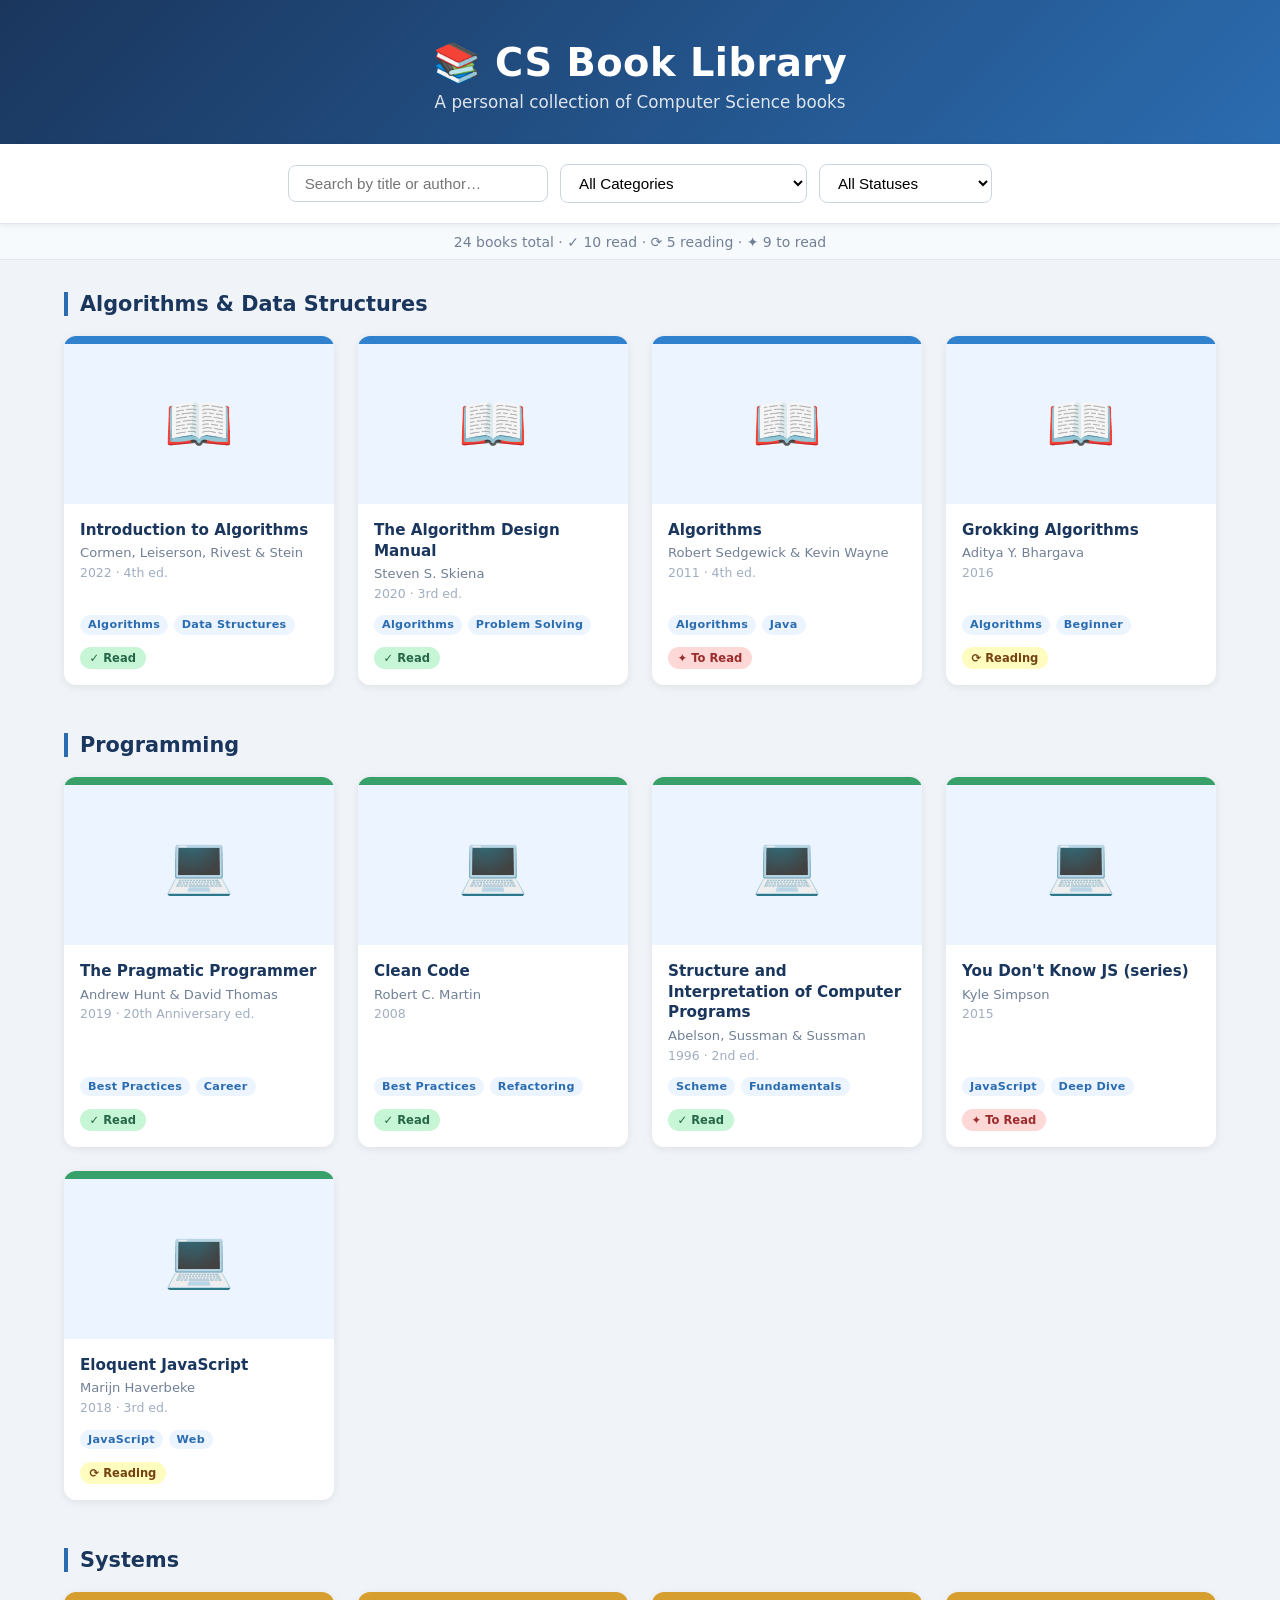
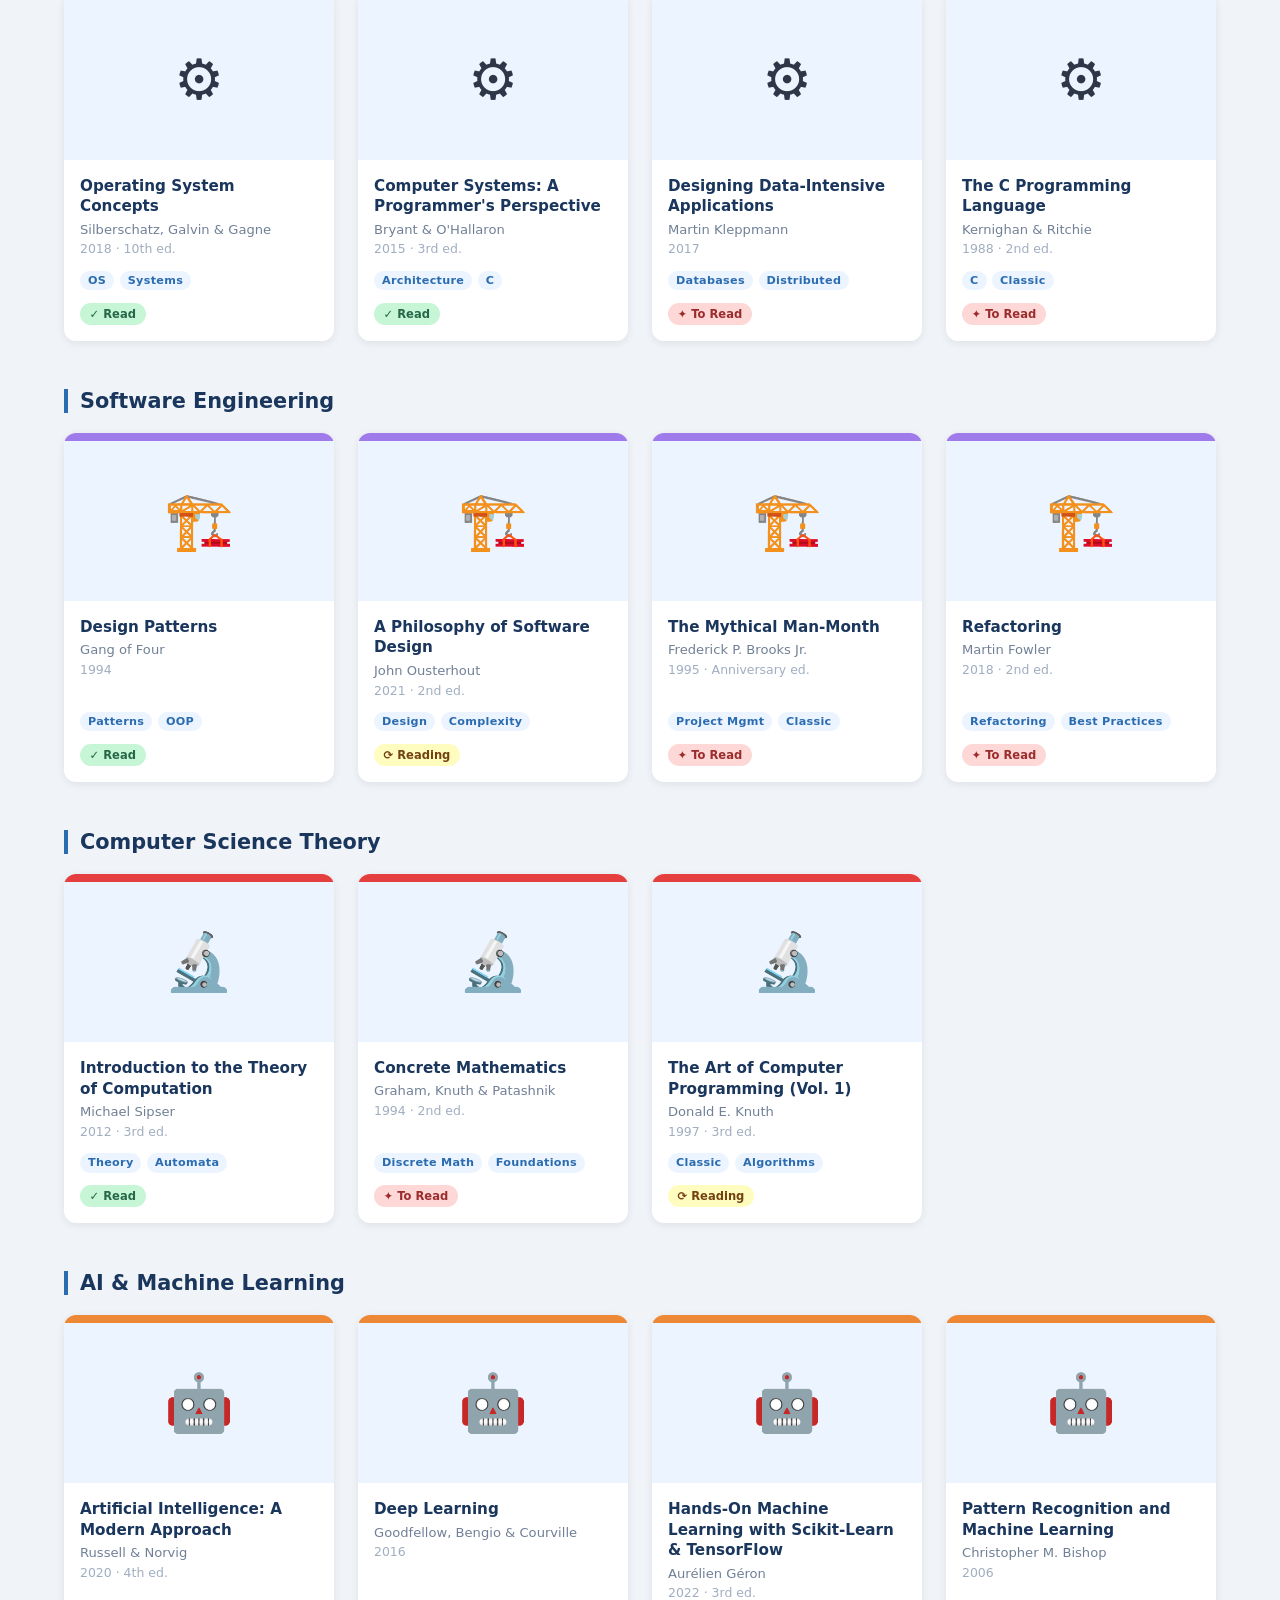
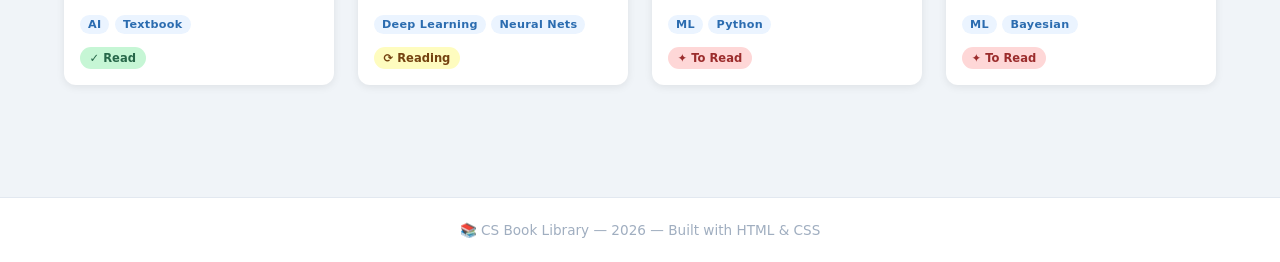
<file: index.html>
<!DOCTYPE html>
<html lang="en">
<head>
  <meta charset="UTF-8" />
  <meta name="viewport" content="width=device-width, initial-scale=1.0" />
  <title>CS Book Library</title>
  <link rel="stylesheet" href="styles.css" />
</head>
<body>

  <!-- ===== Header ===== -->
  <header>
    <h1>📚 CS Book Library</h1>
    <p class="subtitle">A personal collection of Computer Science books</p>
  </header>

  <!-- ===== Controls ===== -->
  <div class="controls">
    <input type="search" id="search" placeholder="Search by title or author…" aria-label="Search books" />
    <select id="filter-category" aria-label="Filter by category">
      <option value="">All Categories</option>
      <option value="Algorithms &amp; Data Structures">Algorithms &amp; Data Structures</option>
      <option value="Programming">Programming</option>
      <option value="Systems">Systems</option>
      <option value="Software Engineering">Software Engineering</option>
      <option value="Computer Science Theory">Computer Science Theory</option>
      <option value="AI &amp; Machine Learning">AI &amp; Machine Learning</option>
    </select>
    <select id="filter-status" aria-label="Filter by reading status">
      <option value="">All Statuses</option>
      <option value="read">Read</option>
      <option value="reading">Currently Reading</option>
      <option value="to-read">To Read</option>
    </select>
  </div>

  <!-- ===== Stats ===== -->
  <div class="stats-bar" id="stats"></div>

  <!-- ===== Main Content ===== -->
  <main id="library">

    <!-- Algorithms & Data Structures -->
    <section class="category" data-category="Algorithms &amp; Data Structures">
      <h2 class="category-title">Algorithms &amp; Data Structures</h2>
      <div class="book-grid">

        <div class="book-card" data-category="Algorithms &amp; Data Structures" data-status="read">
          <div class="spine" style="background:#3182ce;"></div>
          <div class="book-cover">📖</div>
          <div class="book-body">
            <div class="book-title">Introduction to Algorithms</div>
            <div class="book-author">Cormen, Leiserson, Rivest &amp; Stein</div>
            <div class="book-year">2022 · 4th ed.</div>
            <div class="book-tags">
              <span class="tag">Algorithms</span>
              <span class="tag">Data Structures</span>
            </div>
            <span class="status read">✓ Read</span>
          </div>
        </div>

        <div class="book-card" data-category="Algorithms &amp; Data Structures" data-status="read">
          <div class="spine" style="background:#3182ce;"></div>
          <div class="book-cover">📖</div>
          <div class="book-body">
            <div class="book-title">The Algorithm Design Manual</div>
            <div class="book-author">Steven S. Skiena</div>
            <div class="book-year">2020 · 3rd ed.</div>
            <div class="book-tags">
              <span class="tag">Algorithms</span>
              <span class="tag">Problem Solving</span>
            </div>
            <span class="status read">✓ Read</span>
          </div>
        </div>

        <div class="book-card" data-category="Algorithms &amp; Data Structures" data-status="to-read">
          <div class="spine" style="background:#3182ce;"></div>
          <div class="book-cover">📖</div>
          <div class="book-body">
            <div class="book-title">Algorithms</div>
            <div class="book-author">Robert Sedgewick &amp; Kevin Wayne</div>
            <div class="book-year">2011 · 4th ed.</div>
            <div class="book-tags">
              <span class="tag">Algorithms</span>
              <span class="tag">Java</span>
            </div>
            <span class="status to-read">✦ To Read</span>
          </div>
        </div>

        <div class="book-card" data-category="Algorithms &amp; Data Structures" data-status="reading">
          <div class="spine" style="background:#3182ce;"></div>
          <div class="book-cover">📖</div>
          <div class="book-body">
            <div class="book-title">Grokking Algorithms</div>
            <div class="book-author">Aditya Y. Bhargava</div>
            <div class="book-year">2016</div>
            <div class="book-tags">
              <span class="tag">Algorithms</span>
              <span class="tag">Beginner</span>
            </div>
            <span class="status reading">⟳ Reading</span>
          </div>
        </div>

      </div>
    </section>

    <!-- Programming -->
    <section class="category" data-category="Programming">
      <h2 class="category-title">Programming</h2>
      <div class="book-grid">

        <div class="book-card" data-category="Programming" data-status="read">
          <div class="spine" style="background:#38a169;"></div>
          <div class="book-cover">💻</div>
          <div class="book-body">
            <div class="book-title">The Pragmatic Programmer</div>
            <div class="book-author">Andrew Hunt &amp; David Thomas</div>
            <div class="book-year">2019 · 20th Anniversary ed.</div>
            <div class="book-tags">
              <span class="tag">Best Practices</span>
              <span class="tag">Career</span>
            </div>
            <span class="status read">✓ Read</span>
          </div>
        </div>

        <div class="book-card" data-category="Programming" data-status="read">
          <div class="spine" style="background:#38a169;"></div>
          <div class="book-cover">💻</div>
          <div class="book-body">
            <div class="book-title">Clean Code</div>
            <div class="book-author">Robert C. Martin</div>
            <div class="book-year">2008</div>
            <div class="book-tags">
              <span class="tag">Best Practices</span>
              <span class="tag">Refactoring</span>
            </div>
            <span class="status read">✓ Read</span>
          </div>
        </div>

        <div class="book-card" data-category="Programming" data-status="read">
          <div class="spine" style="background:#38a169;"></div>
          <div class="book-cover">💻</div>
          <div class="book-body">
            <div class="book-title">Structure and Interpretation of Computer Programs</div>
            <div class="book-author">Abelson, Sussman &amp; Sussman</div>
            <div class="book-year">1996 · 2nd ed.</div>
            <div class="book-tags">
              <span class="tag">Scheme</span>
              <span class="tag">Fundamentals</span>
            </div>
            <span class="status read">✓ Read</span>
          </div>
        </div>

        <div class="book-card" data-category="Programming" data-status="to-read">
          <div class="spine" style="background:#38a169;"></div>
          <div class="book-cover">💻</div>
          <div class="book-body">
            <div class="book-title">You Don't Know JS (series)</div>
            <div class="book-author">Kyle Simpson</div>
            <div class="book-year">2015</div>
            <div class="book-tags">
              <span class="tag">JavaScript</span>
              <span class="tag">Deep Dive</span>
            </div>
            <span class="status to-read">✦ To Read</span>
          </div>
        </div>

        <div class="book-card" data-category="Programming" data-status="reading">
          <div class="spine" style="background:#38a169;"></div>
          <div class="book-cover">💻</div>
          <div class="book-body">
            <div class="book-title">Eloquent JavaScript</div>
            <div class="book-author">Marijn Haverbeke</div>
            <div class="book-year">2018 · 3rd ed.</div>
            <div class="book-tags">
              <span class="tag">JavaScript</span>
              <span class="tag">Web</span>
            </div>
            <span class="status reading">⟳ Reading</span>
          </div>
        </div>

      </div>
    </section>

    <!-- Systems -->
    <section class="category" data-category="Systems">
      <h2 class="category-title">Systems</h2>
      <div class="book-grid">

        <div class="book-card" data-category="Systems" data-status="read">
          <div class="spine" style="background:#d69e2e;"></div>
          <div class="book-cover">⚙️</div>
          <div class="book-body">
            <div class="book-title">Operating System Concepts</div>
            <div class="book-author">Silberschatz, Galvin &amp; Gagne</div>
            <div class="book-year">2018 · 10th ed.</div>
            <div class="book-tags">
              <span class="tag">OS</span>
              <span class="tag">Systems</span>
            </div>
            <span class="status read">✓ Read</span>
          </div>
        </div>

        <div class="book-card" data-category="Systems" data-status="read">
          <div class="spine" style="background:#d69e2e;"></div>
          <div class="book-cover">⚙️</div>
          <div class="book-body">
            <div class="book-title">Computer Systems: A Programmer's Perspective</div>
            <div class="book-author">Bryant &amp; O'Hallaron</div>
            <div class="book-year">2015 · 3rd ed.</div>
            <div class="book-tags">
              <span class="tag">Architecture</span>
              <span class="tag">C</span>
            </div>
            <span class="status read">✓ Read</span>
          </div>
        </div>

        <div class="book-card" data-category="Systems" data-status="to-read">
          <div class="spine" style="background:#d69e2e;"></div>
          <div class="book-cover">⚙️</div>
          <div class="book-body">
            <div class="book-title">Designing Data-Intensive Applications</div>
            <div class="book-author">Martin Kleppmann</div>
            <div class="book-year">2017</div>
            <div class="book-tags">
              <span class="tag">Databases</span>
              <span class="tag">Distributed</span>
            </div>
            <span class="status to-read">✦ To Read</span>
          </div>
        </div>

        <div class="book-card" data-category="Systems" data-status="to-read">
          <div class="spine" style="background:#d69e2e;"></div>
          <div class="book-cover">⚙️</div>
          <div class="book-body">
            <div class="book-title">The C Programming Language</div>
            <div class="book-author">Kernighan &amp; Ritchie</div>
            <div class="book-year">1988 · 2nd ed.</div>
            <div class="book-tags">
              <span class="tag">C</span>
              <span class="tag">Classic</span>
            </div>
            <span class="status to-read">✦ To Read</span>
          </div>
        </div>

      </div>
    </section>

    <!-- Software Engineering -->
    <section class="category" data-category="Software Engineering">
      <h2 class="category-title">Software Engineering</h2>
      <div class="book-grid">

        <div class="book-card" data-category="Software Engineering" data-status="read">
          <div class="spine" style="background:#9f7aea;"></div>
          <div class="book-cover">🏗️</div>
          <div class="book-body">
            <div class="book-title">Design Patterns</div>
            <div class="book-author">Gang of Four</div>
            <div class="book-year">1994</div>
            <div class="book-tags">
              <span class="tag">Patterns</span>
              <span class="tag">OOP</span>
            </div>
            <span class="status read">✓ Read</span>
          </div>
        </div>

        <div class="book-card" data-category="Software Engineering" data-status="reading">
          <div class="spine" style="background:#9f7aea;"></div>
          <div class="book-cover">🏗️</div>
          <div class="book-body">
            <div class="book-title">A Philosophy of Software Design</div>
            <div class="book-author">John Ousterhout</div>
            <div class="book-year">2021 · 2nd ed.</div>
            <div class="book-tags">
              <span class="tag">Design</span>
              <span class="tag">Complexity</span>
            </div>
            <span class="status reading">⟳ Reading</span>
          </div>
        </div>

        <div class="book-card" data-category="Software Engineering" data-status="to-read">
          <div class="spine" style="background:#9f7aea;"></div>
          <div class="book-cover">🏗️</div>
          <div class="book-body">
            <div class="book-title">The Mythical Man-Month</div>
            <div class="book-author">Frederick P. Brooks Jr.</div>
            <div class="book-year">1995 · Anniversary ed.</div>
            <div class="book-tags">
              <span class="tag">Project Mgmt</span>
              <span class="tag">Classic</span>
            </div>
            <span class="status to-read">✦ To Read</span>
          </div>
        </div>

        <div class="book-card" data-category="Software Engineering" data-status="to-read">
          <div class="spine" style="background:#9f7aea;"></div>
          <div class="book-cover">🏗️</div>
          <div class="book-body">
            <div class="book-title">Refactoring</div>
            <div class="book-author">Martin Fowler</div>
            <div class="book-year">2018 · 2nd ed.</div>
            <div class="book-tags">
              <span class="tag">Refactoring</span>
              <span class="tag">Best Practices</span>
            </div>
            <span class="status to-read">✦ To Read</span>
          </div>
        </div>

      </div>
    </section>

    <!-- Computer Science Theory -->
    <section class="category" data-category="Computer Science Theory">
      <h2 class="category-title">Computer Science Theory</h2>
      <div class="book-grid">

        <div class="book-card" data-category="Computer Science Theory" data-status="read">
          <div class="spine" style="background:#e53e3e;"></div>
          <div class="book-cover">🔬</div>
          <div class="book-body">
            <div class="book-title">Introduction to the Theory of Computation</div>
            <div class="book-author">Michael Sipser</div>
            <div class="book-year">2012 · 3rd ed.</div>
            <div class="book-tags">
              <span class="tag">Theory</span>
              <span class="tag">Automata</span>
            </div>
            <span class="status read">✓ Read</span>
          </div>
        </div>

        <div class="book-card" data-category="Computer Science Theory" data-status="to-read">
          <div class="spine" style="background:#e53e3e;"></div>
          <div class="book-cover">🔬</div>
          <div class="book-body">
            <div class="book-title">Concrete Mathematics</div>
            <div class="book-author">Graham, Knuth &amp; Patashnik</div>
            <div class="book-year">1994 · 2nd ed.</div>
            <div class="book-tags">
              <span class="tag">Discrete Math</span>
              <span class="tag">Foundations</span>
            </div>
            <span class="status to-read">✦ To Read</span>
          </div>
        </div>

        <div class="book-card" data-category="Computer Science Theory" data-status="reading">
          <div class="spine" style="background:#e53e3e;"></div>
          <div class="book-cover">🔬</div>
          <div class="book-body">
            <div class="book-title">The Art of Computer Programming (Vol. 1)</div>
            <div class="book-author">Donald E. Knuth</div>
            <div class="book-year">1997 · 3rd ed.</div>
            <div class="book-tags">
              <span class="tag">Classic</span>
              <span class="tag">Algorithms</span>
            </div>
            <span class="status reading">⟳ Reading</span>
          </div>
        </div>

      </div>
    </section>

    <!-- AI & Machine Learning -->
    <section class="category" data-category="AI &amp; Machine Learning">
      <h2 class="category-title">AI &amp; Machine Learning</h2>
      <div class="book-grid">

        <div class="book-card" data-category="AI &amp; Machine Learning" data-status="read">
          <div class="spine" style="background:#ed8936;"></div>
          <div class="book-cover">🤖</div>
          <div class="book-body">
            <div class="book-title">Artificial Intelligence: A Modern Approach</div>
            <div class="book-author">Russell &amp; Norvig</div>
            <div class="book-year">2020 · 4th ed.</div>
            <div class="book-tags">
              <span class="tag">AI</span>
              <span class="tag">Textbook</span>
            </div>
            <span class="status read">✓ Read</span>
          </div>
        </div>

        <div class="book-card" data-category="AI &amp; Machine Learning" data-status="reading">
          <div class="spine" style="background:#ed8936;"></div>
          <div class="book-cover">🤖</div>
          <div class="book-body">
            <div class="book-title">Deep Learning</div>
            <div class="book-author">Goodfellow, Bengio &amp; Courville</div>
            <div class="book-year">2016</div>
            <div class="book-tags">
              <span class="tag">Deep Learning</span>
              <span class="tag">Neural Nets</span>
            </div>
            <span class="status reading">⟳ Reading</span>
          </div>
        </div>

        <div class="book-card" data-category="AI &amp; Machine Learning" data-status="to-read">
          <div class="spine" style="background:#ed8936;"></div>
          <div class="book-cover">🤖</div>
          <div class="book-body">
            <div class="book-title">Hands-On Machine Learning with Scikit-Learn &amp; TensorFlow</div>
            <div class="book-author">Aurélien Géron</div>
            <div class="book-year">2022 · 3rd ed.</div>
            <div class="book-tags">
              <span class="tag">ML</span>
              <span class="tag">Python</span>
            </div>
            <span class="status to-read">✦ To Read</span>
          </div>
        </div>

        <div class="book-card" data-category="AI &amp; Machine Learning" data-status="to-read">
          <div class="spine" style="background:#ed8936;"></div>
          <div class="book-cover">🤖</div>
          <div class="book-body">
            <div class="book-title">Pattern Recognition and Machine Learning</div>
            <div class="book-author">Christopher M. Bishop</div>
            <div class="book-year">2006</div>
            <div class="book-tags">
              <span class="tag">ML</span>
              <span class="tag">Bayesian</span>
            </div>
            <span class="status to-read">✦ To Read</span>
          </div>
        </div>

      </div>
    </section>

    <!-- No results message -->
    <p id="no-results">No books found matching your search.</p>

  </main>

  <!-- ===== Footer ===== -->
  <footer>
    <p>📚 CS Book Library &mdash; <span id="footer-year"></span> &mdash; Built with HTML &amp; CSS</p>
  </footer>

  <!-- ===== JavaScript (filtering / search) ===== -->
  <script>
    const searchInput      = document.getElementById('search');
    const filterCategory   = document.getElementById('filter-category');
    const filterStatus     = document.getElementById('filter-status');
    const statsBar         = document.getElementById('stats');
    const noResults        = document.getElementById('no-results');
    const allCards         = Array.from(document.querySelectorAll('.book-card'));
    const allSections      = Array.from(document.querySelectorAll('.category'));

    // Footer year
    document.getElementById('footer-year').textContent = new Date().getFullYear();

    function updateStats() {
      const total   = allCards.length;
      const read    = allCards.filter(c => c.dataset.status === 'read').length;
      const reading = allCards.filter(c => c.dataset.status === 'reading').length;
      const toRead  = allCards.filter(c => c.dataset.status === 'to-read').length;
      statsBar.textContent =
        `${total} books total · ✓ ${read} read · ⟳ ${reading} reading · ✦ ${toRead} to read`;
    }

    function filterBooks() {
      const query    = searchInput.value.toLowerCase().trim();
      const category = filterCategory.value;
      const status   = filterStatus.value;

      let visibleCount = 0;

      allCards.forEach(card => {
        const title  = card.querySelector('.book-title').textContent.toLowerCase();
        const author = card.querySelector('.book-author').textContent.toLowerCase();
        const matchesSearch   = !query    || title.includes(query) || author.includes(query);
        const matchesCategory = !category || card.dataset.category === category;
        const matchesStatus   = !status   || card.dataset.status   === status;

        const visible = matchesSearch && matchesCategory && matchesStatus;
        card.style.display = visible ? '' : 'none';
        if (visible) visibleCount++;
      });

      // Show/hide entire sections based on whether they have visible cards
      allSections.forEach(section => {
        const sectionCategory = section.dataset.category;
        const hasVisible = Array.from(section.querySelectorAll('.book-card'))
          .some(c => c.style.display !== 'none');
        section.style.display = hasVisible ? '' : 'none';
      });

      noResults.style.display = visibleCount === 0 ? 'block' : 'none';
    }

    searchInput.addEventListener('input', filterBooks);
    filterCategory.addEventListener('change', filterBooks);
    filterStatus.addEventListener('change', filterBooks);

    updateStats();
  </script>

</body>
</html>
</file>
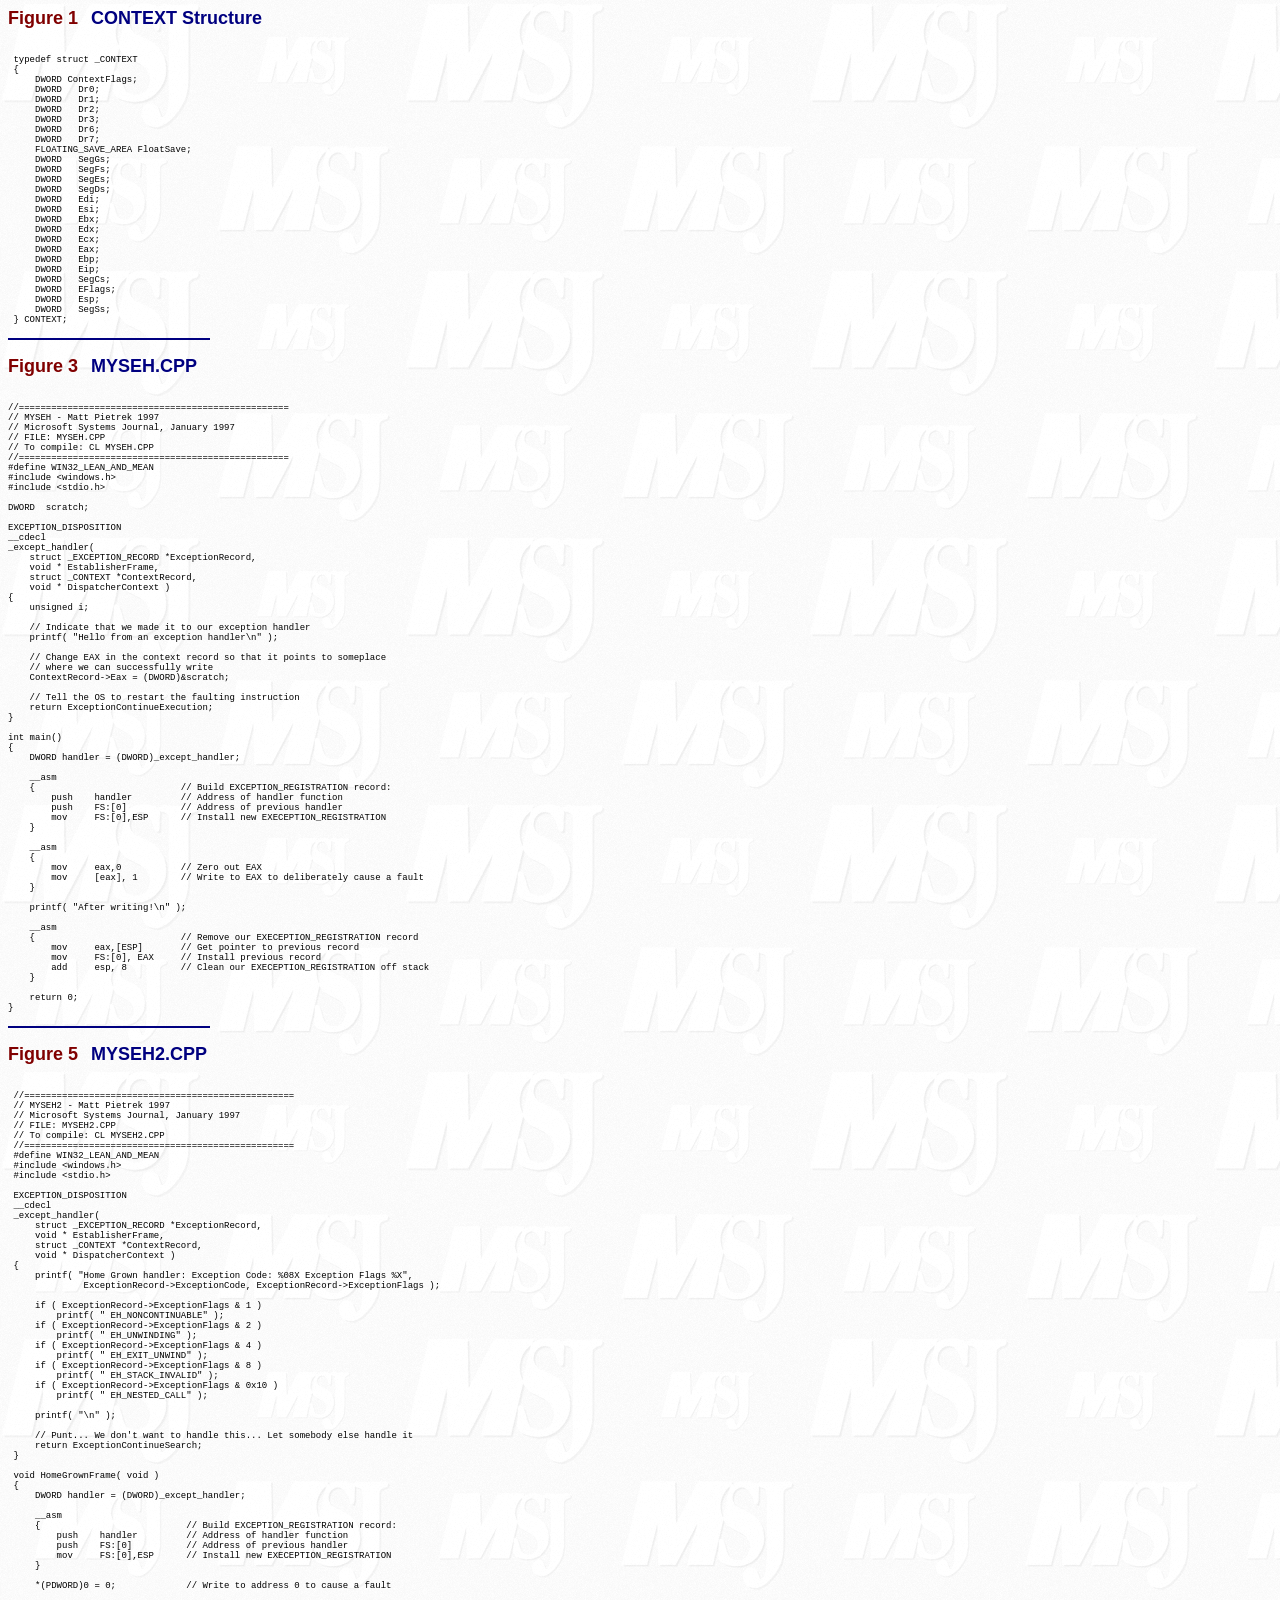
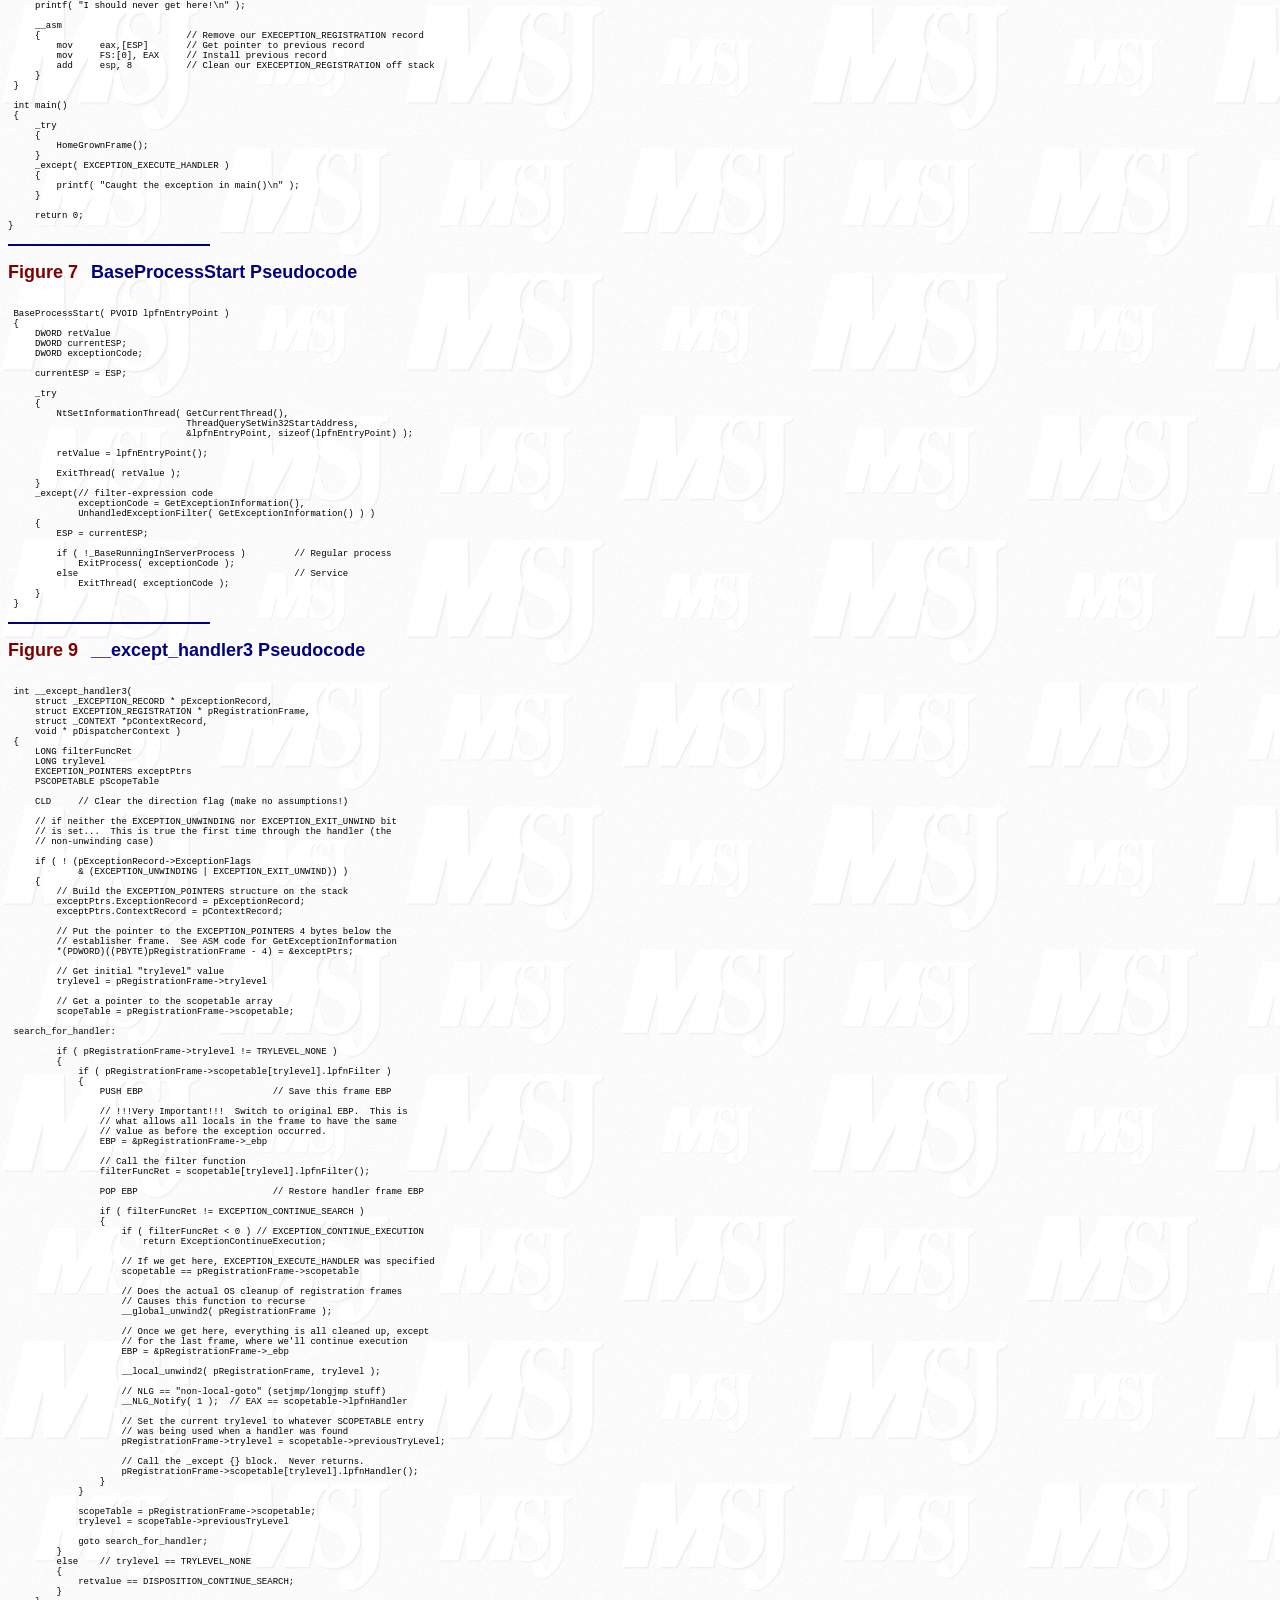
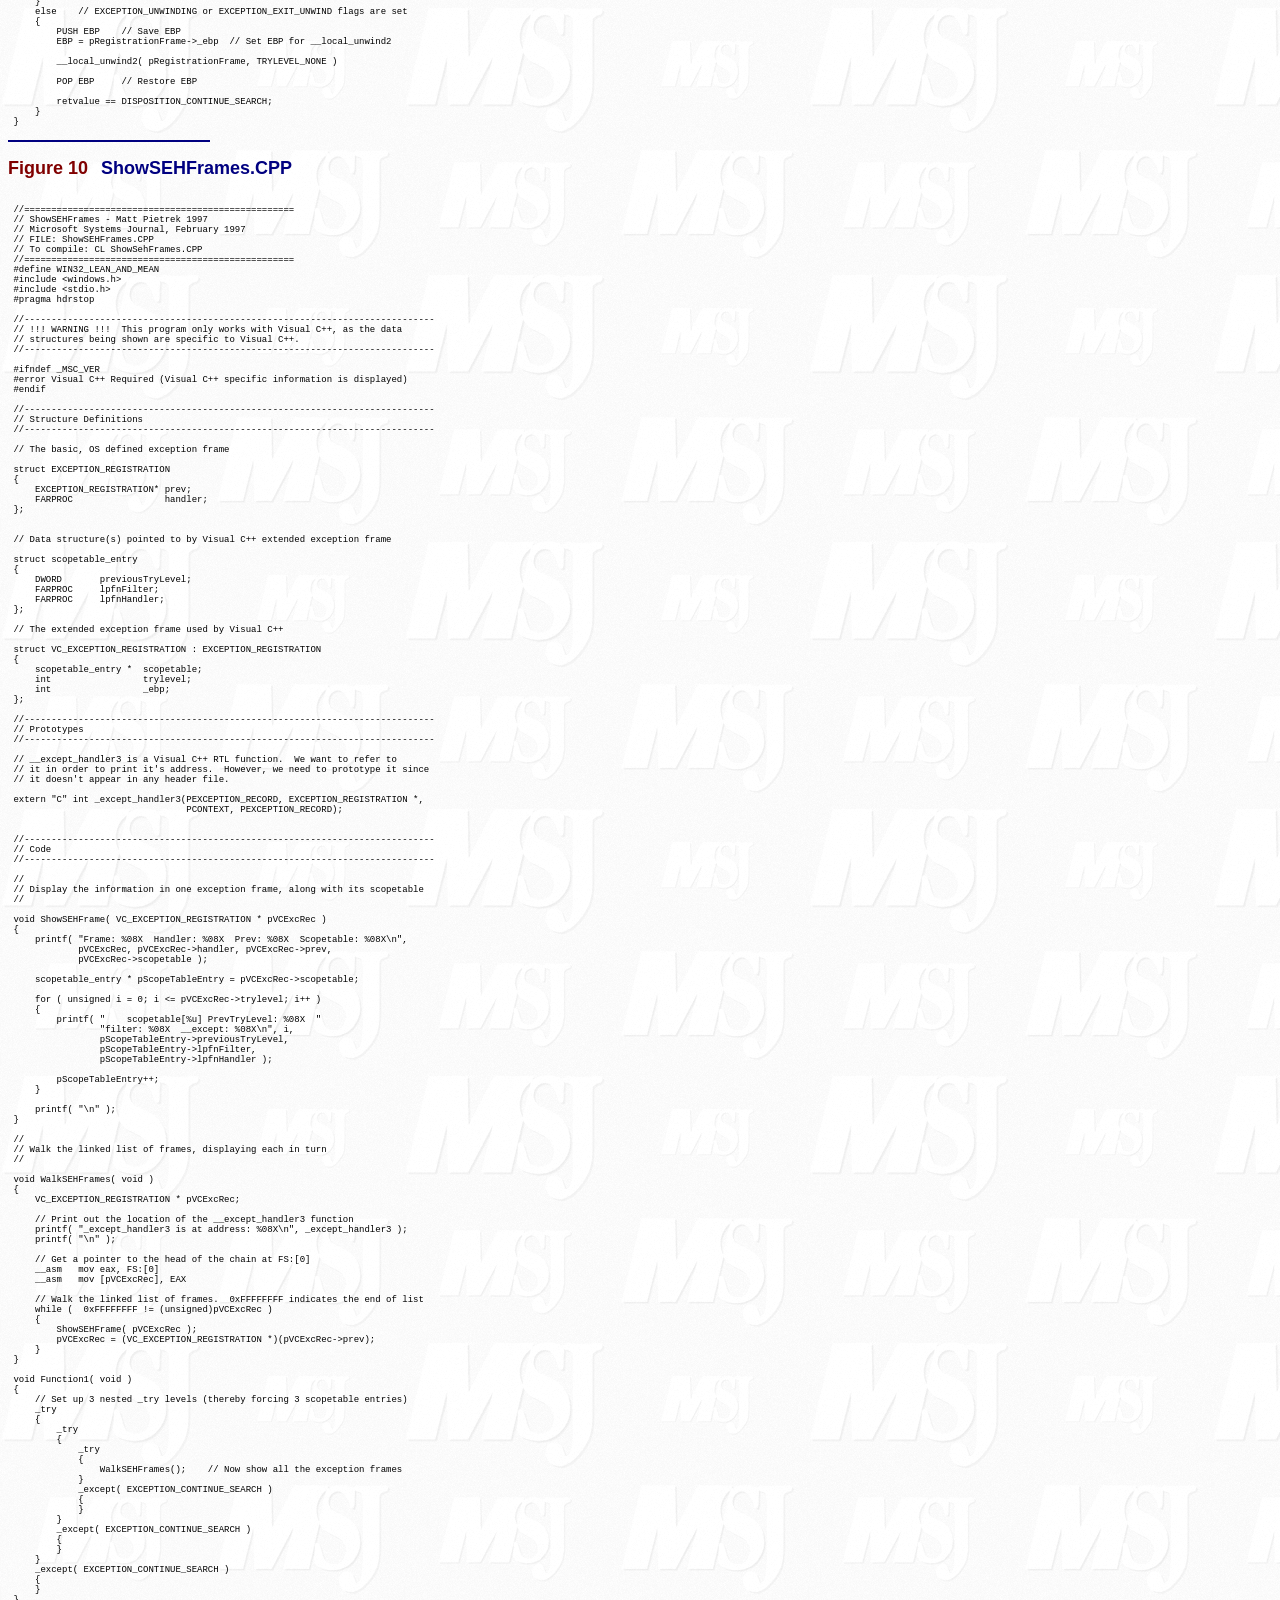
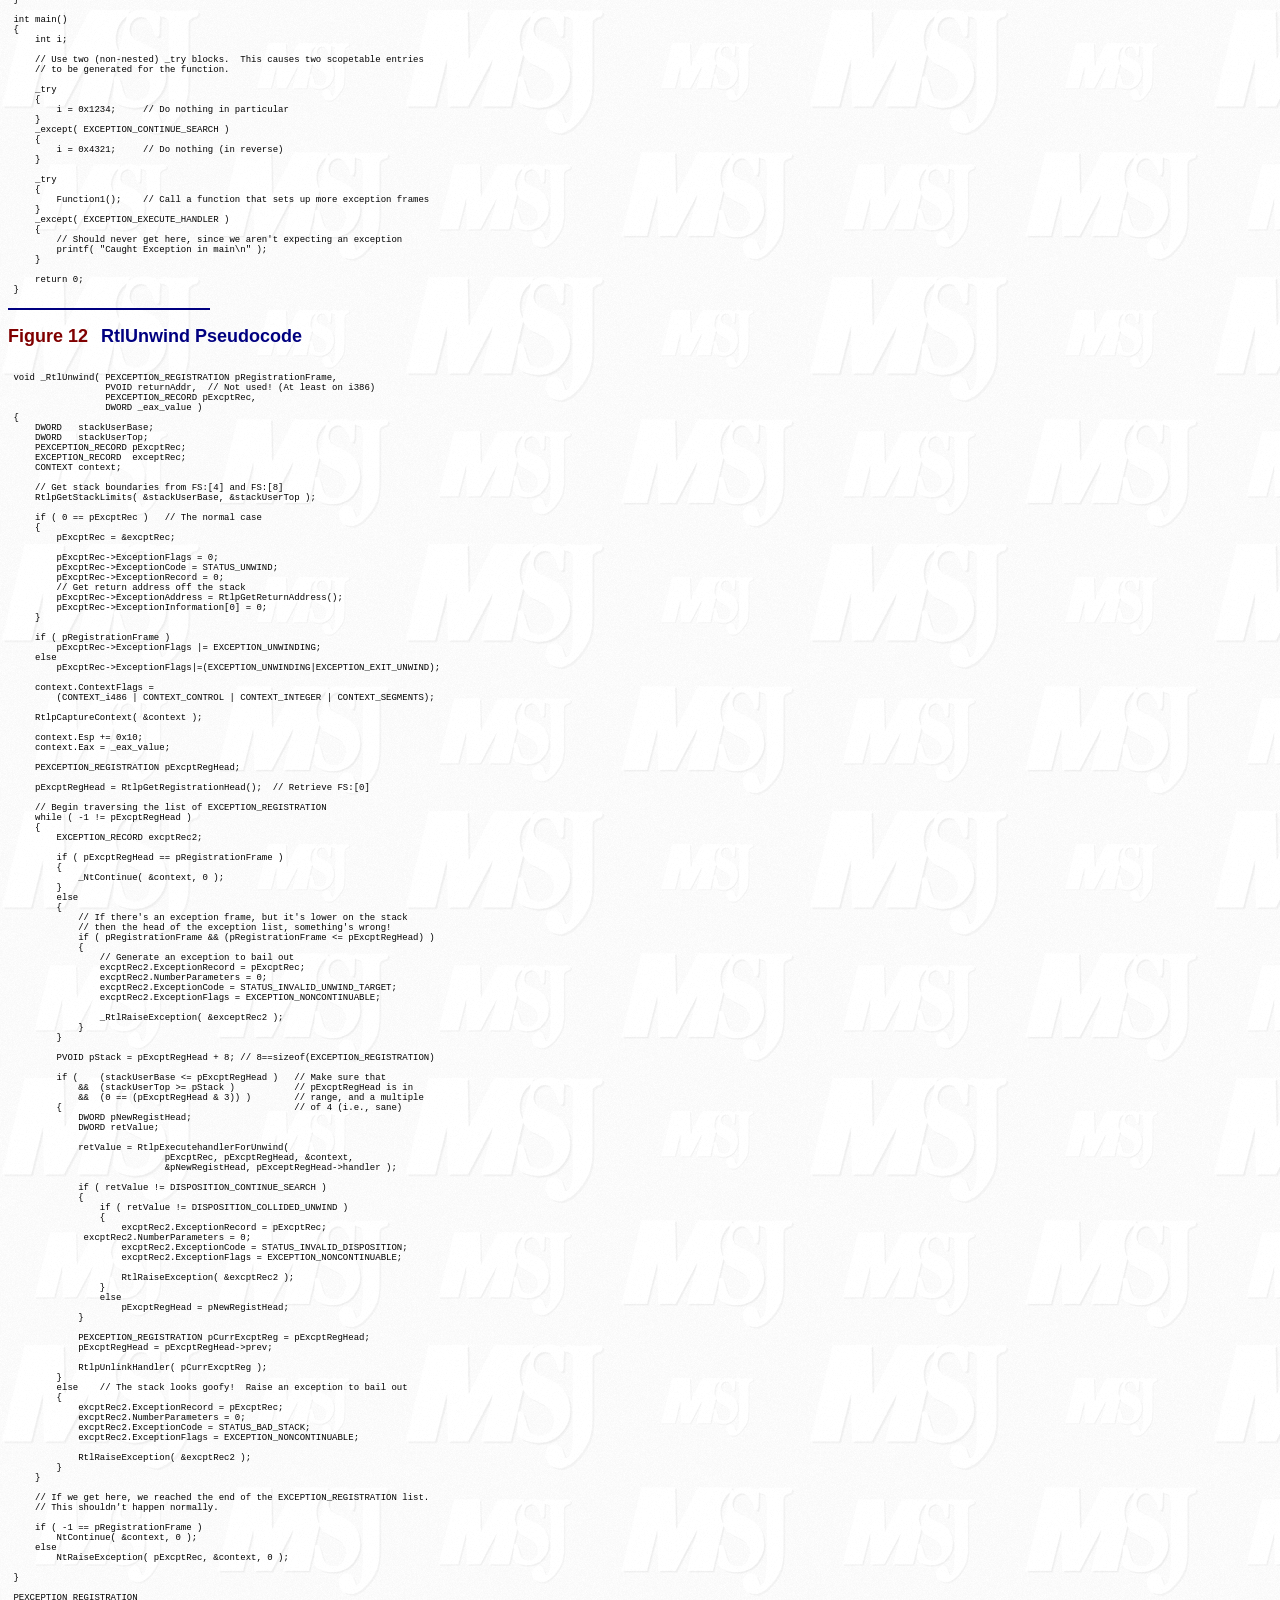
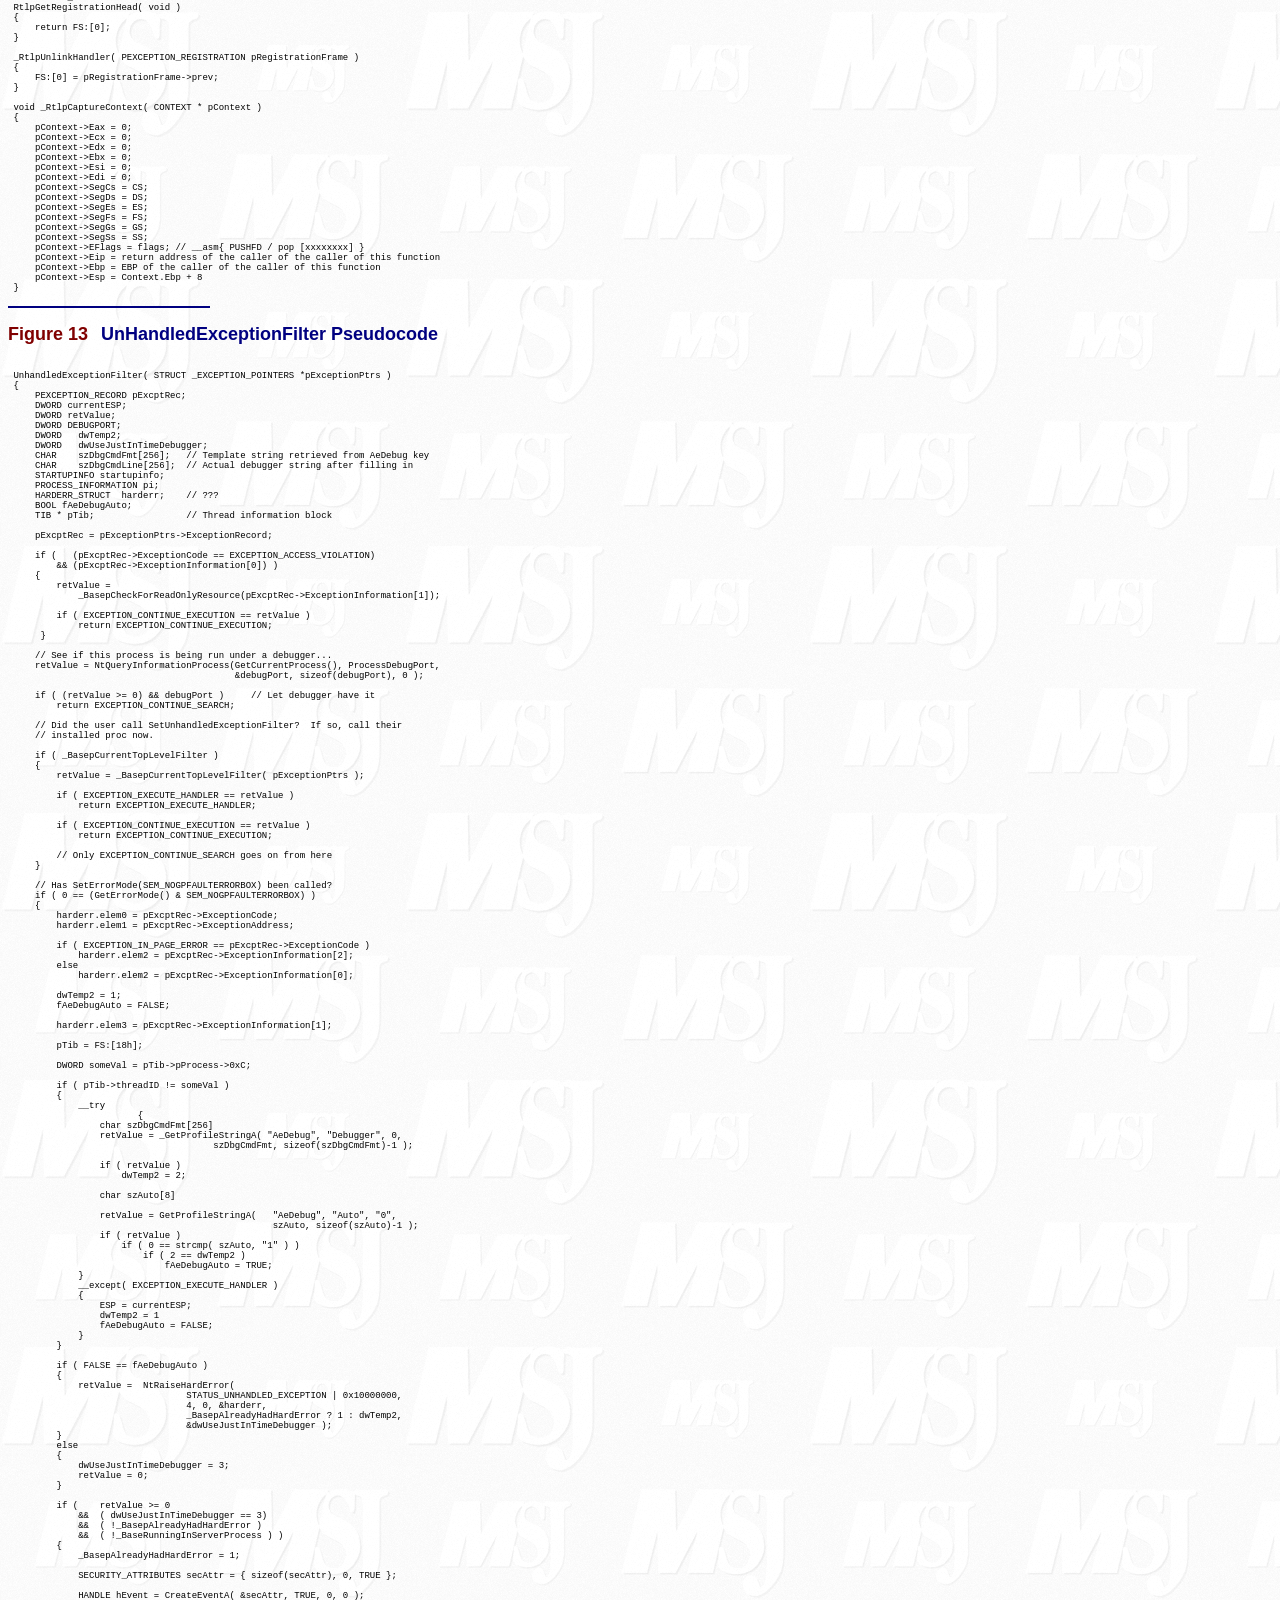
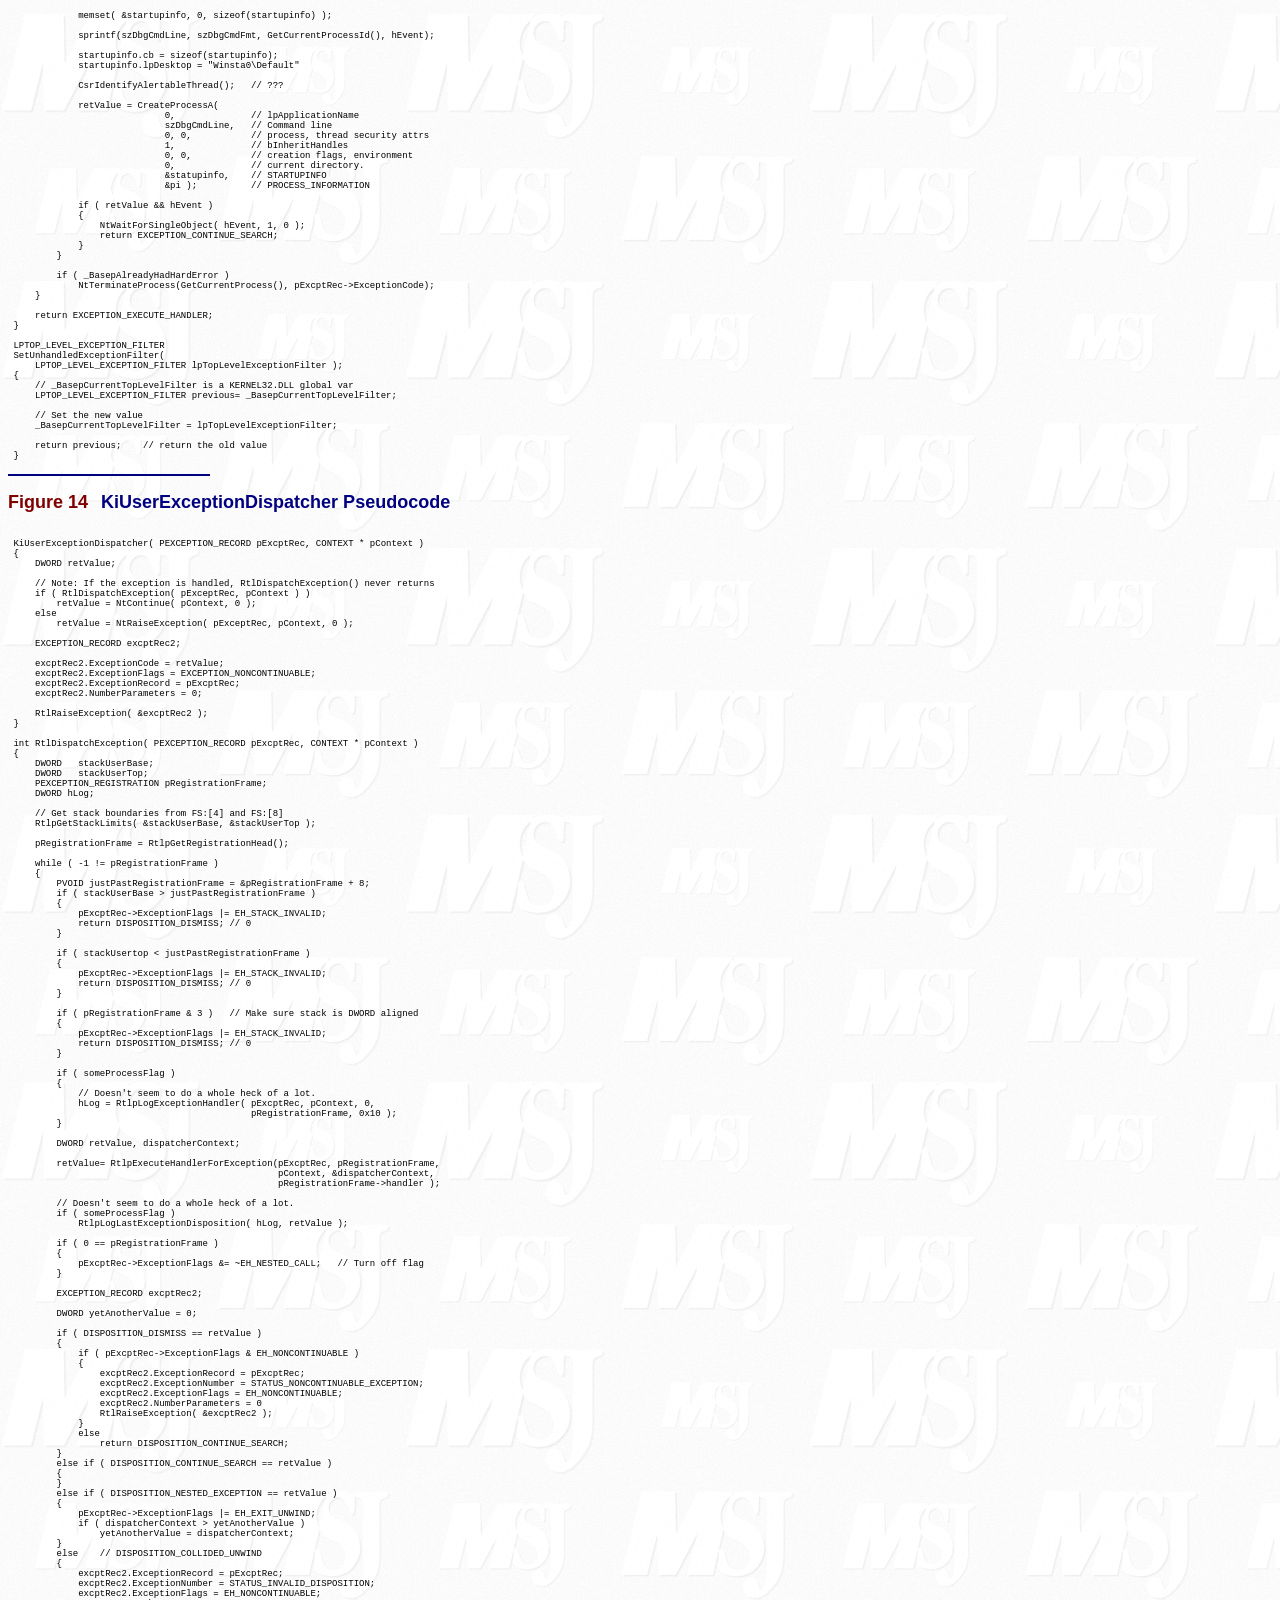
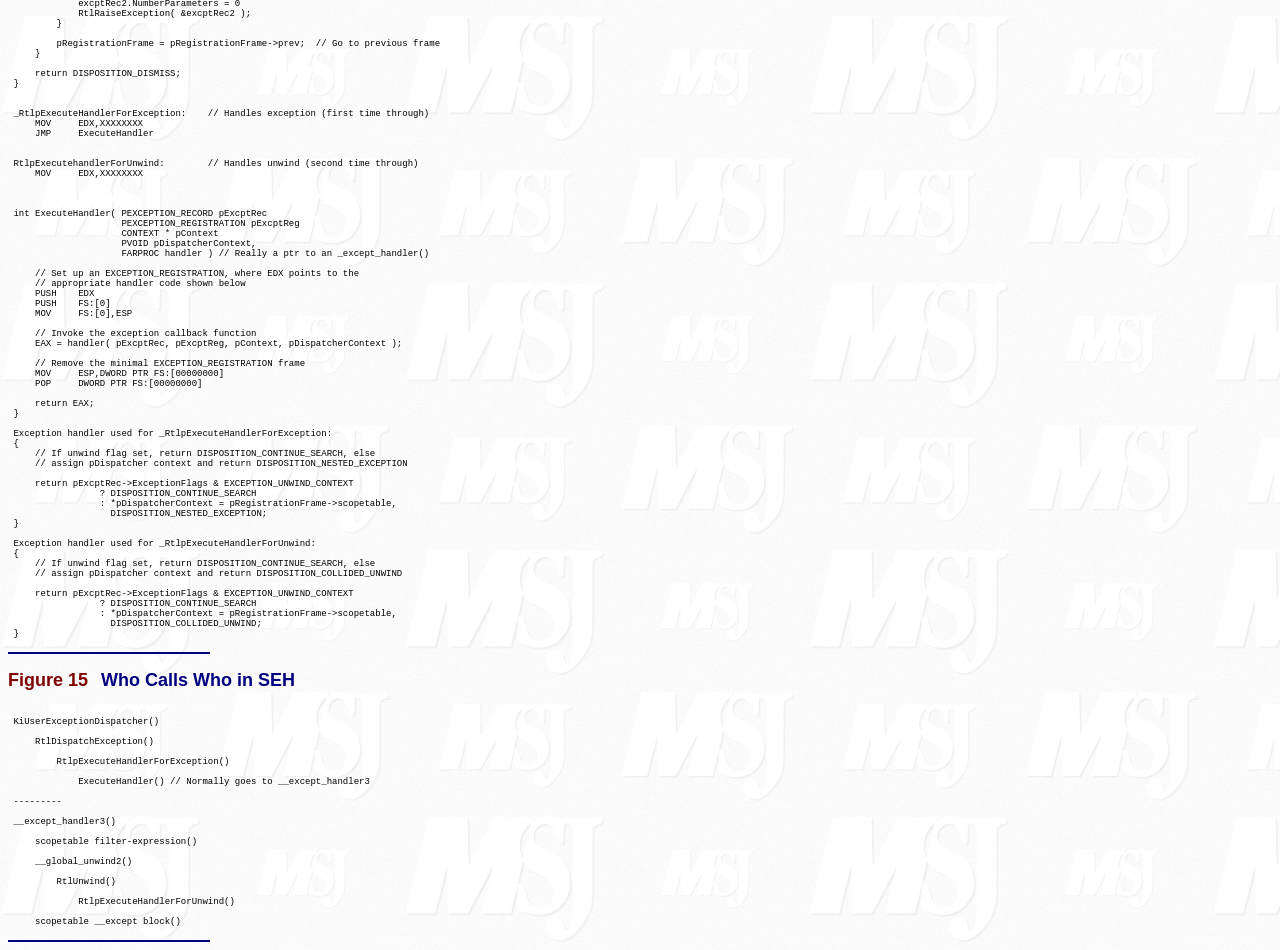
<file: Reverse-Engineering-and-Binary-Analysis/Windows Exceptions - MSDN Journal - Figures.htm>
<html><head>
<meta http-equiv="content-type" content="text/html; charset=windows-1252"><title>text figures</title><meta name="robots" content="noindex"></head>
<body background="Windows%20Exceptions%20-%20MSDN%20Journal%20-%20Figures_files/msjwatermark.gif" bgcolor="ffffff" link="000080" vlink="800000">

<!--TOOLBAR_START-->

<!--TOOLBAR_EXEMPT-->

<!--TOOLBAR_END-->



<b>
<font color="#800000" face="verdana, arial, helv" size="4"><a name="fig1">Figure 1</a></font>
<font color="#FFFFFF" face="verdana, arial, helv" size="4">&nbsp;</font>
<font color="#000080" face="verdana, arial, helv" size="4">CONTEXT Structure</font></b>
<p>
</p><pre><font size="1">
 typedef struct _CONTEXT
 {
     DWORD ContextFlags;
     DWORD   Dr0;
     DWORD   Dr1;
     DWORD   Dr2;
     DWORD   Dr3;
     DWORD   Dr6;
     DWORD   Dr7;
     FLOATING_SAVE_AREA FloatSave;
     DWORD   SegGs;
     DWORD   SegFs;
     DWORD   SegEs;
     DWORD   SegDs;
     DWORD   Edi;
     DWORD   Esi;
     DWORD   Ebx;
     DWORD   Edx;
     DWORD   Ecx;
     DWORD   Eax;
     DWORD   Ebp;
     DWORD   Eip;
     DWORD   SegCs;
     DWORD   EFlags;
     DWORD   Esp;
     DWORD   SegSs;
 } CONTEXT;
</font></pre>

<hr align="left" color="000080" width="200">


<p>
<b>
<font color="#800000" face="verdana, arial, helv" size="4"><a name="fig3">Figure 3</a></font>
<font color="#FFFFFF" face="verdana, arial, helv" size="4">&nbsp;</font>
<font color="#000080" face="verdana, arial, helv" size="4">MYSEH.CPP</font></b>
</p><p>
</p><pre><font size="1">
//==================================================
// MYSEH - Matt Pietrek 1997
// Microsoft Systems Journal, January 1997
// FILE: MYSEH.CPP
// To compile: CL MYSEH.CPP
//==================================================
#define WIN32_LEAN_AND_MEAN
#include &lt;windows.h&gt;
#include &lt;stdio.h&gt;

DWORD  scratch;

EXCEPTION_DISPOSITION
__cdecl
_except_handler(
    struct _EXCEPTION_RECORD *ExceptionRecord,
    void * EstablisherFrame,
    struct _CONTEXT *ContextRecord,
    void * DispatcherContext )
{
    unsigned i;

    // Indicate that we made it to our exception handler
    printf( "Hello from an exception handler\n" );

    // Change EAX in the context record so that it points to someplace
    // where we can successfully write
    ContextRecord-&gt;Eax = (DWORD)&amp;scratch;

    // Tell the OS to restart the faulting instruction
    return ExceptionContinueExecution;
}

int main()
{
    DWORD handler = (DWORD)_except_handler;

    __asm
    {                           // Build EXCEPTION_REGISTRATION record:
        push    handler         // Address of handler function
        push    FS:[0]          // Address of previous handler
        mov     FS:[0],ESP      // Install new EXECEPTION_REGISTRATION
    }

    __asm
    {
        mov     eax,0           // Zero out EAX
        mov     [eax], 1        // Write to EAX to deliberately cause a fault
    }

    printf( "After writing!\n" );

    __asm
    {                           // Remove our EXECEPTION_REGISTRATION record
        mov     eax,[ESP]       // Get pointer to previous record
        mov     FS:[0], EAX     // Install previous record
        add     esp, 8          // Clean our EXECEPTION_REGISTRATION off stack
    }

    return 0;
}
</font></pre>

<hr align="left" color="000080" width="200">



<p>
<b>
<font color="#800000" face="verdana, arial, helv" size="4"><a name="fig5">Figure 5</a></font>
<font color="#FFFFFF" face="verdana, arial, helv" size="4">&nbsp;</font>
<font color="#000080" face="verdana, arial, helv" size="4">MYSEH2.CPP</font></b>
</p><p>
</p><pre><font size="1">
 //==================================================
 // MYSEH2 - Matt Pietrek 1997
 // Microsoft Systems Journal, January 1997
 // FILE: MYSEH2.CPP
 // To compile: CL MYSEH2.CPP
 //==================================================
 #define WIN32_LEAN_AND_MEAN
 #include &lt;windows.h&gt;
 #include &lt;stdio.h&gt;
 
 EXCEPTION_DISPOSITION
 __cdecl
 _except_handler(
     struct _EXCEPTION_RECORD *ExceptionRecord,
     void * EstablisherFrame,
     struct _CONTEXT *ContextRecord,
     void * DispatcherContext )
 {
     printf( "Home Grown handler: Exception Code: %08X Exception Flags %X",
              ExceptionRecord-&gt;ExceptionCode, ExceptionRecord-&gt;ExceptionFlags );
 
     if ( ExceptionRecord-&gt;ExceptionFlags &amp; 1 )
         printf( " EH_NONCONTINUABLE" );
     if ( ExceptionRecord-&gt;ExceptionFlags &amp; 2 )
         printf( " EH_UNWINDING" );
     if ( ExceptionRecord-&gt;ExceptionFlags &amp; 4 )
         printf( " EH_EXIT_UNWIND" );
     if ( ExceptionRecord-&gt;ExceptionFlags &amp; 8 )
         printf( " EH_STACK_INVALID" );
     if ( ExceptionRecord-&gt;ExceptionFlags &amp; 0x10 )
         printf( " EH_NESTED_CALL" );
 
     printf( "\n" );
 
     // Punt... We don't want to handle this... Let somebody else handle it
     return ExceptionContinueSearch;
 }
 
 void HomeGrownFrame( void )
 {
     DWORD handler = (DWORD)_except_handler;
 
     __asm
     {                           // Build EXCEPTION_REGISTRATION record:
         push    handler         // Address of handler function
         push    FS:[0]          // Address of previous handler
         mov     FS:[0],ESP      // Install new EXECEPTION_REGISTRATION
     }
 
     *(PDWORD)0 = 0;             // Write to address 0 to cause a fault
 
     printf( "I should never get here!\n" );
 
     __asm
     {                           // Remove our EXECEPTION_REGISTRATION record
         mov     eax,[ESP]       // Get pointer to previous record
         mov     FS:[0], EAX     // Install previous record
         add     esp, 8          // Clean our EXECEPTION_REGISTRATION off stack
     }
 }
 
 int main()
 {
     _try
     {
         HomeGrownFrame(); 
     }
     _except( EXCEPTION_EXECUTE_HANDLER )
     {
         printf( "Caught the exception in main()\n" );
     }
 
     return 0;
}
</font></pre>

<hr align="left" color="000080" width="200">



<p>
<b>
<font color="#800000" face="verdana, arial, helv" size="4"><a name="fig7">Figure 7</a></font>
<font color="#FFFFFF" face="verdana, arial, helv" size="4">&nbsp;</font>
<font color="#000080" face="verdana, arial, helv" size="4">BaseProcessStart Pseudocode</font></b>
</p><p>
</p><pre><font size="1">
 BaseProcessStart( PVOID lpfnEntryPoint )
 {
     DWORD retValue
     DWORD currentESP;
     DWORD exceptionCode;
 
     currentESP = ESP;
 
     _try
     {
         NtSetInformationThread( GetCurrentThread(),
                                 ThreadQuerySetWin32StartAddress,
                                 &amp;lpfnEntryPoint, sizeof(lpfnEntryPoint) );
 
         retValue = lpfnEntryPoint();
 
         ExitThread( retValue );
     }
     _except(// filter-expression code
             exceptionCode = GetExceptionInformation(),
             UnhandledExceptionFilter( GetExceptionInformation() ) )
     {
         ESP = currentESP;
 
         if ( !_BaseRunningInServerProcess )         // Regular process
             ExitProcess( exceptionCode );
         else                                        // Service
             ExitThread( exceptionCode );
     }
 }
</font></pre>

<hr align="left" color="000080" width="200">




<p>
<b>
<font color="#800000" face="verdana, arial, helv" size="4"><a name="fig9">Figure 9</a></font>
<font color="#FFFFFF" face="verdana, arial, helv" size="4">&nbsp;</font>
<font color="#000080" face="verdana, arial, helv" size="4">__except_handler3 Pseudocode</font></b>
</p><p>
</p><pre><font size="1">
 int __except_handler3(
     struct _EXCEPTION_RECORD * pExceptionRecord,
     struct EXCEPTION_REGISTRATION * pRegistrationFrame,
     struct _CONTEXT *pContextRecord,
     void * pDispatcherContext )
 {
     LONG filterFuncRet
     LONG trylevel
     EXCEPTION_POINTERS exceptPtrs
     PSCOPETABLE pScopeTable
 
     CLD     // Clear the direction flag (make no assumptions!)
 
     // if neither the EXCEPTION_UNWINDING nor EXCEPTION_EXIT_UNWIND bit
     // is set...  This is true the first time through the handler (the
     // non-unwinding case)
 
     if ( ! (pExceptionRecord-&gt;ExceptionFlags
             &amp; (EXCEPTION_UNWINDING | EXCEPTION_EXIT_UNWIND)) )
     {
         // Build the EXCEPTION_POINTERS structure on the stack
         exceptPtrs.ExceptionRecord = pExceptionRecord;
         exceptPtrs.ContextRecord = pContextRecord;
 
         // Put the pointer to the EXCEPTION_POINTERS 4 bytes below the
         // establisher frame.  See ASM code for GetExceptionInformation
         *(PDWORD)((PBYTE)pRegistrationFrame - 4) = &amp;exceptPtrs;
 
         // Get initial "trylevel" value
         trylevel = pRegistrationFrame-&gt;trylevel 
 
         // Get a pointer to the scopetable array
         scopeTable = pRegistrationFrame-&gt;scopetable;
 
 search_for_handler: 
 
         if ( pRegistrationFrame-&gt;trylevel != TRYLEVEL_NONE )
         {
             if ( pRegistrationFrame-&gt;scopetable[trylevel].lpfnFilter )
             {
                 PUSH EBP                        // Save this frame EBP
 
                 // !!!Very Important!!!  Switch to original EBP.  This is
                 // what allows all locals in the frame to have the same
                 // value as before the exception occurred.
                 EBP = &amp;pRegistrationFrame-&gt;_ebp 
 
                 // Call the filter function
                 filterFuncRet = scopetable[trylevel].lpfnFilter();
 
                 POP EBP                         // Restore handler frame EBP
 
                 if ( filterFuncRet != EXCEPTION_CONTINUE_SEARCH )
                 {
                     if ( filterFuncRet &lt; 0 ) // EXCEPTION_CONTINUE_EXECUTION
                         return ExceptionContinueExecution;
 
                     // If we get here, EXCEPTION_EXECUTE_HANDLER was specified
                     scopetable == pRegistrationFrame-&gt;scopetable
 
                     // Does the actual OS cleanup of registration frames
                     // Causes this function to recurse
                     __global_unwind2( pRegistrationFrame );
 
                     // Once we get here, everything is all cleaned up, except
                     // for the last frame, where we'll continue execution
                     EBP = &amp;pRegistrationFrame-&gt;_ebp
                     
                     __local_unwind2( pRegistrationFrame, trylevel );
 
                     // NLG == "non-local-goto" (setjmp/longjmp stuff)
                     __NLG_Notify( 1 );  // EAX == scopetable-&gt;lpfnHandler
 
                     // Set the current trylevel to whatever SCOPETABLE entry
                     // was being used when a handler was found
                     pRegistrationFrame-&gt;trylevel = scopetable-&gt;previousTryLevel;
 
                     // Call the _except {} block.  Never returns.
                     pRegistrationFrame-&gt;scopetable[trylevel].lpfnHandler();
                 }
             }
 
             scopeTable = pRegistrationFrame-&gt;scopetable;
             trylevel = scopeTable-&gt;previousTryLevel
 
             goto search_for_handler;
         }
         else    // trylevel == TRYLEVEL_NONE
         {
             retvalue == DISPOSITION_CONTINUE_SEARCH;
         }
     }
     else    // EXCEPTION_UNWINDING or EXCEPTION_EXIT_UNWIND flags are set
     {
         PUSH EBP    // Save EBP
         EBP = pRegistrationFrame-&gt;_ebp  // Set EBP for __local_unwind2
 
         __local_unwind2( pRegistrationFrame, TRYLEVEL_NONE )
 
         POP EBP     // Restore EBP
 
         retvalue == DISPOSITION_CONTINUE_SEARCH;
     }
 }
</font></pre>

<hr align="left" color="000080" width="200">




<p>
<b>
<font color="#800000" face="verdana, arial, helv" size="4"><a name="fig10">Figure 10</a></font>
<font color="#FFFFFF" face="verdana, arial, helv" size="4">&nbsp;</font>
<font color="#000080" face="verdana, arial, helv" size="4">ShowSEHFrames.CPP</font></b>
</p><p>
</p><pre><font size="1">
 //==================================================
 // ShowSEHFrames - Matt Pietrek 1997
 // Microsoft Systems Journal, February 1997
 // FILE: ShowSEHFrames.CPP
 // To compile: CL ShowSehFrames.CPP
 //==================================================
 #define WIN32_LEAN_AND_MEAN
 #include &lt;windows.h&gt;
 #include &lt;stdio.h&gt;
 #pragma hdrstop
 
 //----------------------------------------------------------------------------
 // !!! WARNING !!!  This program only works with Visual C++, as the data
 // structures being shown are specific to Visual C++.
 //----------------------------------------------------------------------------
 
 #ifndef _MSC_VER
 #error Visual C++ Required (Visual C++ specific information is displayed)
 #endif
 
 //----------------------------------------------------------------------------
 // Structure Definitions
 //----------------------------------------------------------------------------
 
 // The basic, OS defined exception frame
 
 struct EXCEPTION_REGISTRATION
 {
     EXCEPTION_REGISTRATION* prev;
     FARPROC                 handler;
 };
 
 
 // Data structure(s) pointed to by Visual C++ extended exception frame
 
 struct scopetable_entry
 {
     DWORD       previousTryLevel;
     FARPROC     lpfnFilter;
     FARPROC     lpfnHandler;
 };
 
 // The extended exception frame used by Visual C++
 
 struct VC_EXCEPTION_REGISTRATION : EXCEPTION_REGISTRATION
 {
     scopetable_entry *  scopetable;
     int                 trylevel;
     int                 _ebp;
 };
 
 //----------------------------------------------------------------------------
 // Prototypes
 //----------------------------------------------------------------------------
 
 // __except_handler3 is a Visual C++ RTL function.  We want to refer to
 // it in order to print it's address.  However, we need to prototype it since
 // it doesn't appear in any header file.
 
 extern "C" int _except_handler3(PEXCEPTION_RECORD, EXCEPTION_REGISTRATION *,
                                 PCONTEXT, PEXCEPTION_RECORD);
 
 
 //----------------------------------------------------------------------------
 // Code
 //----------------------------------------------------------------------------
 
 //
 // Display the information in one exception frame, along with its scopetable
 //
 
 void ShowSEHFrame( VC_EXCEPTION_REGISTRATION * pVCExcRec )
 {
     printf( "Frame: %08X  Handler: %08X  Prev: %08X  Scopetable: %08X\n",
             pVCExcRec, pVCExcRec-&gt;handler, pVCExcRec-&gt;prev,
             pVCExcRec-&gt;scopetable );
 
     scopetable_entry * pScopeTableEntry = pVCExcRec-&gt;scopetable;
 
     for ( unsigned i = 0; i &lt;= pVCExcRec-&gt;trylevel; i++ )
     {
         printf( "    scopetable[%u] PrevTryLevel: %08X  "
                 "filter: %08X  __except: %08X\n", i,
                 pScopeTableEntry-&gt;previousTryLevel,
                 pScopeTableEntry-&gt;lpfnFilter,
                 pScopeTableEntry-&gt;lpfnHandler );
 
         pScopeTableEntry++;
     }
 
     printf( "\n" );
 }   
 
 //
 // Walk the linked list of frames, displaying each in turn
 //
 
 void WalkSEHFrames( void )
 {
     VC_EXCEPTION_REGISTRATION * pVCExcRec;
 
     // Print out the location of the __except_handler3 function
     printf( "_except_handler3 is at address: %08X\n", _except_handler3 );
     printf( "\n" );
 
     // Get a pointer to the head of the chain at FS:[0]
     __asm   mov eax, FS:[0]
     __asm   mov [pVCExcRec], EAX
 
     // Walk the linked list of frames.  0xFFFFFFFF indicates the end of list
     while (  0xFFFFFFFF != (unsigned)pVCExcRec )
     {
         ShowSEHFrame( pVCExcRec );
         pVCExcRec = (VC_EXCEPTION_REGISTRATION *)(pVCExcRec-&gt;prev);
     }       
 }
 
 void Function1( void )
 {
     // Set up 3 nested _try levels (thereby forcing 3 scopetable entries)
     _try
     {
         _try
         {
             _try
             {
                 WalkSEHFrames();    // Now show all the exception frames
             }
             _except( EXCEPTION_CONTINUE_SEARCH )
             {
             }
         }
         _except( EXCEPTION_CONTINUE_SEARCH )
         {
         }
     }
     _except( EXCEPTION_CONTINUE_SEARCH )
     {
     }
 }
 
 int main()
 {
     int i;
 
     // Use two (non-nested) _try blocks.  This causes two scopetable entries
     // to be generated for the function.
 
     _try
     {
         i = 0x1234;     // Do nothing in particular
     }
     _except( EXCEPTION_CONTINUE_SEARCH )
     {
         i = 0x4321;     // Do nothing (in reverse)
     }
 
     _try
     {
         Function1();    // Call a function that sets up more exception frames
     }
     _except( EXCEPTION_EXECUTE_HANDLER )
     {
         // Should never get here, since we aren't expecting an exception
         printf( "Caught Exception in main\n" );
     }
 
     return 0;
 }
</font></pre>

<hr align="left" color="000080" width="200">



<p>
<b>
<font color="#800000" face="verdana, arial, helv" size="4"><a name="fig12">Figure 12</a></font>
<font color="#FFFFFF" face="verdana, arial, helv" size="4">&nbsp;</font>
<font color="#000080" face="verdana, arial, helv" size="4">RtlUnwind Pseudocode</font></b>
</p><p>
</p><pre><font size="1">
 void _RtlUnwind( PEXCEPTION_REGISTRATION pRegistrationFrame,
                  PVOID returnAddr,  // Not used! (At least on i386)
                  PEXCEPTION_RECORD pExcptRec,
                  DWORD _eax_value ) 
 {
     DWORD   stackUserBase;
     DWORD   stackUserTop;
     PEXCEPTION_RECORD pExcptRec;
     EXCEPTION_RECORD  exceptRec;    
     CONTEXT context;
 
     // Get stack boundaries from FS:[4] and FS:[8]
     RtlpGetStackLimits( &amp;stackUserBase, &amp;stackUserTop );
 
     if ( 0 == pExcptRec )   // The normal case
     {
         pExcptRec = &amp;excptRec;
 
         pExcptRec-&gt;ExceptionFlags = 0;
         pExcptRec-&gt;ExceptionCode = STATUS_UNWIND;
         pExcptRec-&gt;ExceptionRecord = 0;
         // Get return address off the stack
         pExcptRec-&gt;ExceptionAddress = RtlpGetReturnAddress();
         pExcptRec-&gt;ExceptionInformation[0] = 0;
     }
 
     if ( pRegistrationFrame )
         pExcptRec-&gt;ExceptionFlags |= EXCEPTION_UNWINDING;
     else
         pExcptRec-&gt;ExceptionFlags|=(EXCEPTION_UNWINDING|EXCEPTION_EXIT_UNWIND);
 
     context.ContextFlags =
         (CONTEXT_i486 | CONTEXT_CONTROL | CONTEXT_INTEGER | CONTEXT_SEGMENTS);
 
     RtlpCaptureContext( &amp;context );
 
     context.Esp += 0x10;
     context.Eax = _eax_value;
 
     PEXCEPTION_REGISTRATION pExcptRegHead;
 
     pExcptRegHead = RtlpGetRegistrationHead();  // Retrieve FS:[0]
 
     // Begin traversing the list of EXCEPTION_REGISTRATION
     while ( -1 != pExcptRegHead )
     {
         EXCEPTION_RECORD excptRec2;
 
         if ( pExcptRegHead == pRegistrationFrame )
         {
             _NtContinue( &amp;context, 0 );
         }
         else
         {
             // If there's an exception frame, but it's lower on the stack
             // then the head of the exception list, something's wrong!
             if ( pRegistrationFrame &amp;&amp; (pRegistrationFrame &lt;= pExcptRegHead) )
             {
                 // Generate an exception to bail out
                 excptRec2.ExceptionRecord = pExcptRec;
                 excptRec2.NumberParameters = 0;
                 excptRec2.ExceptionCode = STATUS_INVALID_UNWIND_TARGET;
                 excptRec2.ExceptionFlags = EXCEPTION_NONCONTINUABLE;    
 
                 _RtlRaiseException( &amp;exceptRec2 );
             }
         }
 
         PVOID pStack = pExcptRegHead + 8; // 8==sizeof(EXCEPTION_REGISTRATION)
 
         if (    (stackUserBase &lt;= pExcptRegHead )   // Make sure that
             &amp;&amp;  (stackUserTop &gt;= pStack )           // pExcptRegHead is in
             &amp;&amp;  (0 == (pExcptRegHead &amp; 3)) )        // range, and a multiple
         {                                           // of 4 (i.e., sane)
             DWORD pNewRegistHead;
             DWORD retValue;
 
             retValue = RtlpExecutehandlerForUnwind(
                             pExcptRec, pExcptRegHead, &amp;context,
                             &amp;pNewRegistHead, pExceptRegHead-&gt;handler );
 
             if ( retValue != DISPOSITION_CONTINUE_SEARCH )
             {
                 if ( retValue != DISPOSITION_COLLIDED_UNWIND )
                 {
                     excptRec2.ExceptionRecord = pExcptRec;
              excptRec2.NumberParameters = 0;
                     excptRec2.ExceptionCode = STATUS_INVALID_DISPOSITION;
                     excptRec2.ExceptionFlags = EXCEPTION_NONCONTINUABLE;    
 
                     RtlRaiseException( &amp;excptRec2 );
                 }
                 else
                     pExcptRegHead = pNewRegistHead;
             }
 
             PEXCEPTION_REGISTRATION pCurrExcptReg = pExcptRegHead;
             pExcptRegHead = pExcptRegHead-&gt;prev;
 
             RtlpUnlinkHandler( pCurrExcptReg );
         }
         else    // The stack looks goofy!  Raise an exception to bail out
         {
             excptRec2.ExceptionRecord = pExcptRec;
             excptRec2.NumberParameters = 0;
             excptRec2.ExceptionCode = STATUS_BAD_STACK;
             excptRec2.ExceptionFlags = EXCEPTION_NONCONTINUABLE;    
 
             RtlRaiseException( &amp;excptRec2 );
         }
     }
 
     // If we get here, we reached the end of the EXCEPTION_REGISTRATION list.
     // This shouldn't happen normally.
 
     if ( -1 == pRegistrationFrame )
         NtContinue( &amp;context, 0 );
     else
         NtRaiseException( pExcptRec, &amp;context, 0 );
 
 }
 
 PEXCEPTION_REGISTRATION
 RtlpGetRegistrationHead( void )
 {
     return FS:[0];
 }
 
 _RtlpUnlinkHandler( PEXCEPTION_REGISTRATION pRegistrationFrame )
 {
     FS:[0] = pRegistrationFrame-&gt;prev;
 }
 
 void _RtlpCaptureContext( CONTEXT * pContext )
 {
     pContext-&gt;Eax = 0;
     pContext-&gt;Ecx = 0;
     pContext-&gt;Edx = 0;
     pContext-&gt;Ebx = 0;
     pContext-&gt;Esi = 0;
     pContext-&gt;Edi = 0;
     pContext-&gt;SegCs = CS;
     pContext-&gt;SegDs = DS;
     pContext-&gt;SegEs = ES;
     pContext-&gt;SegFs = FS;
     pContext-&gt;SegGs = GS;
     pContext-&gt;SegSs = SS;
     pContext-&gt;EFlags = flags; // __asm{ PUSHFD / pop [xxxxxxxx] }
     pContext-&gt;Eip = return address of the caller of the caller of this function
     pContext-&gt;Ebp = EBP of the caller of the caller of this function 
     pContext-&gt;Esp = Context.Ebp + 8
 }
</font></pre>

<hr align="left" color="000080" width="200">




<p>
<b>
<font color="#800000" face="verdana, arial, helv" size="4"><a name="fig13">Figure 13</a></font>
<font color="#FFFFFF" face="verdana, arial, helv" size="4">&nbsp;</font>
<font color="#000080" face="verdana, arial, helv" size="4">UnHandledExceptionFilter Pseudocode</font></b>
</p><p>
</p><pre><font size="1">
 UnhandledExceptionFilter( STRUCT _EXCEPTION_POINTERS *pExceptionPtrs )
 {
     PEXCEPTION_RECORD pExcptRec;
     DWORD currentESP;
     DWORD retValue;
     DWORD DEBUGPORT;
     DWORD   dwTemp2;
     DWORD   dwUseJustInTimeDebugger;
     CHAR    szDbgCmdFmt[256];   // Template string retrieved from AeDebug key
     CHAR    szDbgCmdLine[256];  // Actual debugger string after filling in
     STARTUPINFO startupinfo;
     PROCESS_INFORMATION pi;
     HARDERR_STRUCT  harderr;    // ???
     BOOL fAeDebugAuto;
     TIB * pTib;                 // Thread information block
 
     pExcptRec = pExceptionPtrs-&gt;ExceptionRecord;
 
     if (   (pExcptRec-&gt;ExceptionCode == EXCEPTION_ACCESS_VIOLATION)
         &amp;&amp; (pExcptRec-&gt;ExceptionInformation[0]) )
     {
         retValue = 
             _BasepCheckForReadOnlyResource(pExcptRec-&gt;ExceptionInformation[1]);
 
         if ( EXCEPTION_CONTINUE_EXECUTION == retValue )
             return EXCEPTION_CONTINUE_EXECUTION;
      }
 
     // See if this process is being run under a debugger...
     retValue = NtQueryInformationProcess(GetCurrentProcess(), ProcessDebugPort,
                                          &amp;debugPort, sizeof(debugPort), 0 );
 
     if ( (retValue &gt;= 0) &amp;&amp; debugPort )     // Let debugger have it
         return EXCEPTION_CONTINUE_SEARCH;
 
     // Did the user call SetUnhandledExceptionFilter?  If so, call their
     // installed proc now.
 
     if ( _BasepCurrentTopLevelFilter )
     {
         retValue = _BasepCurrentTopLevelFilter( pExceptionPtrs );
 
         if ( EXCEPTION_EXECUTE_HANDLER == retValue )
             return EXCEPTION_EXECUTE_HANDLER;
         
         if ( EXCEPTION_CONTINUE_EXECUTION == retValue )
             return EXCEPTION_CONTINUE_EXECUTION;
 
         // Only EXCEPTION_CONTINUE_SEARCH goes on from here
     }
 
     // Has SetErrorMode(SEM_NOGPFAULTERRORBOX) been called?
     if ( 0 == (GetErrorMode() &amp; SEM_NOGPFAULTERRORBOX) )
     {
         harderr.elem0 = pExcptRec-&gt;ExceptionCode;
         harderr.elem1 = pExcptRec-&gt;ExceptionAddress;
 
         if ( EXCEPTION_IN_PAGE_ERROR == pExcptRec-&gt;ExceptionCode )
             harderr.elem2 = pExcptRec-&gt;ExceptionInformation[2];
         else
             harderr.elem2 = pExcptRec-&gt;ExceptionInformation[0];
 
         dwTemp2 = 1;
         fAeDebugAuto = FALSE;
 
         harderr.elem3 = pExcptRec-&gt;ExceptionInformation[1];
 
         pTib = FS:[18h];
 
         DWORD someVal = pTib-&gt;pProcess-&gt;0xC;
 
         if ( pTib-&gt;threadID != someVal )
         {
             __try
 			{
                 char szDbgCmdFmt[256]
                 retValue = _GetProfileStringA( "AeDebug", "Debugger", 0,
                                      szDbgCmdFmt, sizeof(szDbgCmdFmt)-1 );
 
                 if ( retValue )
                     dwTemp2 = 2;
 
                 char szAuto[8]
 
                 retValue = GetProfileStringA(   "AeDebug", "Auto", "0",
                                                 szAuto, sizeof(szAuto)-1 );
                 if ( retValue )
                     if ( 0 == strcmp( szAuto, "1" ) )
                         if ( 2 == dwTemp2 )
                             fAeDebugAuto = TRUE;
             }
             __except( EXCEPTION_EXECUTE_HANDLER )
             {
                 ESP = currentESP;
                 dwTemp2 = 1
                 fAeDebugAuto = FALSE;
             }
         }
 
         if ( FALSE == fAeDebugAuto )
         {
             retValue =  NtRaiseHardError(
                                 STATUS_UNHANDLED_EXCEPTION | 0x10000000,
                                 4, 0, &amp;harderr,
                                 _BasepAlreadyHadHardError ? 1 : dwTemp2,
                                 &amp;dwUseJustInTimeDebugger );
         }
         else
         {
             dwUseJustInTimeDebugger = 3;
             retValue = 0;
         }
 
         if (    retValue &gt;= 0 
             &amp;&amp;  ( dwUseJustInTimeDebugger == 3)
             &amp;&amp;  ( !_BasepAlreadyHadHardError )
             &amp;&amp;  ( !_BaseRunningInServerProcess ) )
         {
             _BasepAlreadyHadHardError = 1;
 
             SECURITY_ATTRIBUTES secAttr = { sizeof(secAttr), 0, TRUE };
 
             HANDLE hEvent = CreateEventA( &amp;secAttr, TRUE, 0, 0 );
 
             memset( &amp;startupinfo, 0, sizeof(startupinfo) );
 
             sprintf(szDbgCmdLine, szDbgCmdFmt, GetCurrentProcessId(), hEvent);
 
             startupinfo.cb = sizeof(startupinfo);
             startupinfo.lpDesktop = "Winsta0\Default"
 
             CsrIdentifyAlertableThread();   // ???
 
             retValue = CreateProcessA(
                             0,              // lpApplicationName
                             szDbgCmdLine,   // Command line
                             0, 0,           // process, thread security attrs
                             1,              // bInheritHandles
                             0, 0,           // creation flags, environment
                             0,              // current directory.
                             &amp;statupinfo,    // STARTUPINFO
                             &amp;pi );          // PROCESS_INFORMATION
 
             if ( retValue &amp;&amp; hEvent )
             {
                 NtWaitForSingleObject( hEvent, 1, 0 );
                 return EXCEPTION_CONTINUE_SEARCH;
             }
         }
 
         if ( _BasepAlreadyHadHardError )
             NtTerminateProcess(GetCurrentProcess(), pExcptRec-&gt;ExceptionCode);
     }
 
     return EXCEPTION_EXECUTE_HANDLER;
 }
 
 LPTOP_LEVEL_EXCEPTION_FILTER
 SetUnhandledExceptionFilter(
     LPTOP_LEVEL_EXCEPTION_FILTER lpTopLevelExceptionFilter );   
 { 
     // _BasepCurrentTopLevelFilter is a KERNEL32.DLL global var
     LPTOP_LEVEL_EXCEPTION_FILTER previous= _BasepCurrentTopLevelFilter;
 
     // Set the new value
     _BasepCurrentTopLevelFilter = lpTopLevelExceptionFilter;
 
     return previous;    // return the old value
 }
</font></pre>

<hr align="left" color="000080" width="200">


<p>
<b>
<font color="#800000" face="verdana, arial, helv" size="4"><a name="fig14">Figure 14</a></font>
<font color="#FFFFFF" face="verdana, arial, helv" size="4">&nbsp;</font>
<font color="#000080" face="verdana, arial, helv" size="4">KiUserExceptionDispatcher Pseudocode</font></b>
</p><p>
</p><pre><font size="1">
 KiUserExceptionDispatcher( PEXCEPTION_RECORD pExcptRec, CONTEXT * pContext )
 {
     DWORD retValue;
 
     // Note: If the exception is handled, RtlDispatchException() never returns
     if ( RtlDispatchException( pExceptRec, pContext ) )
         retValue = NtContinue( pContext, 0 );
     else
         retValue = NtRaiseException( pExceptRec, pContext, 0 );
 
     EXCEPTION_RECORD excptRec2;
 
     excptRec2.ExceptionCode = retValue;
     excptRec2.ExceptionFlags = EXCEPTION_NONCONTINUABLE;
     excptRec2.ExceptionRecord = pExcptRec;
     excptRec2.NumberParameters = 0;
 
     RtlRaiseException( &amp;excptRec2 );
 }
 
 int RtlDispatchException( PEXCEPTION_RECORD pExcptRec, CONTEXT * pContext )
 {
     DWORD   stackUserBase;
     DWORD   stackUserTop;
     PEXCEPTION_REGISTRATION pRegistrationFrame;
     DWORD hLog;
 
     // Get stack boundaries from FS:[4] and FS:[8]
     RtlpGetStackLimits( &amp;stackUserBase, &amp;stackUserTop );
 
     pRegistrationFrame = RtlpGetRegistrationHead();
 
     while ( -1 != pRegistrationFrame )
     {
         PVOID justPastRegistrationFrame = &amp;pRegistrationFrame + 8;
         if ( stackUserBase &gt; justPastRegistrationFrame )
         {
             pExcptRec-&gt;ExceptionFlags |= EH_STACK_INVALID;
             return DISPOSITION_DISMISS; // 0
         }
 
         if ( stackUsertop &lt; justPastRegistrationFrame )
         {
             pExcptRec-&gt;ExceptionFlags |= EH_STACK_INVALID;
             return DISPOSITION_DISMISS; // 0
         }
 
         if ( pRegistrationFrame &amp; 3 )   // Make sure stack is DWORD aligned
         {
             pExcptRec-&gt;ExceptionFlags |= EH_STACK_INVALID;
             return DISPOSITION_DISMISS; // 0
         }
 
         if ( someProcessFlag )
         {
             // Doesn't seem to do a whole heck of a lot.
             hLog = RtlpLogExceptionHandler( pExcptRec, pContext, 0,
                                             pRegistrationFrame, 0x10 );
         }
 
         DWORD retValue, dispatcherContext;
 
         retValue= RtlpExecuteHandlerForException(pExcptRec, pRegistrationFrame,
                                                  pContext, &amp;dispatcherContext,
                                                  pRegistrationFrame-&gt;handler );
 
         // Doesn't seem to do a whole heck of a lot.
         if ( someProcessFlag )
             RtlpLogLastExceptionDisposition( hLog, retValue );
 
         if ( 0 == pRegistrationFrame )
         {
             pExcptRec-&gt;ExceptionFlags &amp;= ~EH_NESTED_CALL;   // Turn off flag
         }
 
         EXCEPTION_RECORD excptRec2;
 
         DWORD yetAnotherValue = 0;
 
         if ( DISPOSITION_DISMISS == retValue )
         {
             if ( pExcptRec-&gt;ExceptionFlags &amp; EH_NONCONTINUABLE )
             {
                 excptRec2.ExceptionRecord = pExcptRec;
                 excptRec2.ExceptionNumber = STATUS_NONCONTINUABLE_EXCEPTION;
                 excptRec2.ExceptionFlags = EH_NONCONTINUABLE;
                 excptRec2.NumberParameters = 0
                 RtlRaiseException( &amp;excptRec2 );
             }
             else
                 return DISPOSITION_CONTINUE_SEARCH;
         }
         else if ( DISPOSITION_CONTINUE_SEARCH == retValue )
         {
         }
         else if ( DISPOSITION_NESTED_EXCEPTION == retValue )
         {
             pExcptRec-&gt;ExceptionFlags |= EH_EXIT_UNWIND;
             if ( dispatcherContext &gt; yetAnotherValue )
                 yetAnotherValue = dispatcherContext;
         }
         else    // DISPOSITION_COLLIDED_UNWIND
         {
             excptRec2.ExceptionRecord = pExcptRec;
             excptRec2.ExceptionNumber = STATUS_INVALID_DISPOSITION;
             excptRec2.ExceptionFlags = EH_NONCONTINUABLE;
             excptRec2.NumberParameters = 0
             RtlRaiseException( &amp;excptRec2 );
         }
 
         pRegistrationFrame = pRegistrationFrame-&gt;prev;  // Go to previous frame
     }
 
     return DISPOSITION_DISMISS;
 }
 
 
 _RtlpExecuteHandlerForException:    // Handles exception (first time through)
     MOV     EDX,XXXXXXXX
     JMP     ExecuteHandler
 
 
 RtlpExecutehandlerForUnwind:        // Handles unwind (second time through)
     MOV     EDX,XXXXXXXX
 
 
 
 int ExecuteHandler( PEXCEPTION_RECORD pExcptRec
                     PEXCEPTION_REGISTRATION pExcptReg
                     CONTEXT * pContext
                     PVOID pDispatcherContext,
                     FARPROC handler ) // Really a ptr to an _except_handler()
 
     // Set up an EXCEPTION_REGISTRATION, where EDX points to the
     // appropriate handler code shown below
     PUSH    EDX
     PUSH    FS:[0]
     MOV     FS:[0],ESP
 
     // Invoke the exception callback function
     EAX = handler( pExcptRec, pExcptReg, pContext, pDispatcherContext );
 
     // Remove the minimal EXCEPTION_REGISTRATION frame 
     MOV     ESP,DWORD PTR FS:[00000000]
     POP     DWORD PTR FS:[00000000]
 
     return EAX;
 }
 
 Exception handler used for _RtlpExecuteHandlerForException:
 {
     // If unwind flag set, return DISPOSITION_CONTINUE_SEARCH, else
     // assign pDispatcher context and return DISPOSITION_NESTED_EXCEPTION
 
     return pExcptRec-&gt;ExceptionFlags &amp; EXCEPTION_UNWIND_CONTEXT
                 ? DISPOSITION_CONTINUE_SEARCH 
                 : *pDispatcherContext = pRegistrationFrame-&gt;scopetable,
                   DISPOSITION_NESTED_EXCEPTION;
 }
 
 Exception handler used for _RtlpExecuteHandlerForUnwind:
 {
     // If unwind flag set, return DISPOSITION_CONTINUE_SEARCH, else
     // assign pDispatcher context and return DISPOSITION_COLLIDED_UNWIND
 
     return pExcptRec-&gt;ExceptionFlags &amp; EXCEPTION_UNWIND_CONTEXT
                 ? DISPOSITION_CONTINUE_SEARCH 
                 : *pDispatcherContext = pRegistrationFrame-&gt;scopetable,
                   DISPOSITION_COLLIDED_UNWIND;
 }
</font></pre>

<hr align="left" color="000080" width="200">


<p>
<b>
<font color="#800000" face="verdana, arial, helv" size="4"><a name="fig15">Figure 15</a></font>
<font color="#FFFFFF" face="verdana, arial, helv" size="4">&nbsp;</font>
<font color="#000080" face="verdana, arial, helv" size="4">Who Calls Who in SEH</font></b>
</p><p>
</p><pre><font size="1">
 KiUserExceptionDispatcher()
 
     RtlDispatchException()
 
         RtlpExecuteHandlerForException()
 
             ExecuteHandler() // Normally goes to __except_handler3
 
 ---------
 
 __except_handler3()
 
     scopetable filter-expression()
 
     __global_unwind2()
 
         RtlUnwind()
 
             RtlpExecuteHandlerForUnwind()
 
     scopetable __except block()
</font></pre>

<hr align="left" color="000080" width="200">

</body></html>
</file>
<file: styles.css>
/* =============================================
   CS Book Library — Stylesheet
   ============================================= */

/* ---------- Reset & Base ---------- */
*, *::before, *::after {
  box-sizing: border-box;
  margin: 0;
  padding: 0;
}

body {
  font-family: 'Segoe UI', system-ui, -apple-system, sans-serif;
  background-color: #f0f4f8;
  color: #2d3748;
  min-height: 100vh;
}

/* ---------- Header ---------- */
header {
  background: linear-gradient(135deg, #1a365d 0%, #2b6cb0 100%);
  color: #fff;
  padding: 2.5rem 1.5rem 2rem;
  text-align: center;
  box-shadow: 0 4px 12px rgba(0, 0, 0, 0.2);
}

header h1 {
  font-size: 2.4rem;
  letter-spacing: 0.5px;
  margin-bottom: 0.4rem;
}

header p.subtitle {
  font-size: 1.05rem;
  opacity: 0.85;
}

/* ---------- Search & Filter Bar ---------- */
.controls {
  display: flex;
  flex-wrap: wrap;
  gap: 0.75rem;
  justify-content: center;
  align-items: center;
  padding: 1.25rem 1.5rem;
  background: #fff;
  border-bottom: 1px solid #e2e8f0;
  position: sticky;
  top: 0;
  z-index: 100;
  box-shadow: 0 2px 6px rgba(0, 0, 0, 0.06);
}

.controls input[type="search"] {
  padding: 0.55rem 1rem;
  border: 1px solid #cbd5e0;
  border-radius: 8px;
  font-size: 0.95rem;
  width: 260px;
  outline: none;
  transition: border-color 0.2s;
}

.controls input[type="search"]:focus {
  border-color: #2b6cb0;
}

.controls select {
  padding: 0.55rem 0.9rem;
  border: 1px solid #cbd5e0;
  border-radius: 8px;
  font-size: 0.95rem;
  background: #fff;
  cursor: pointer;
  outline: none;
  transition: border-color 0.2s;
}

.controls select:focus {
  border-color: #2b6cb0;
}

/* ---------- Stats Bar ---------- */
.stats-bar {
  text-align: center;
  padding: 0.6rem 1.5rem;
  font-size: 0.875rem;
  color: #718096;
  background: #f7fafc;
  border-bottom: 1px solid #e2e8f0;
}

/* ---------- Main Layout ---------- */
main {
  max-width: 1200px;
  margin: 0 auto;
  padding: 2rem 1.5rem;
}

/* ---------- Section / Category ---------- */
.category {
  margin-bottom: 3rem;
}

.category-title {
  font-size: 1.3rem;
  font-weight: 700;
  color: #1a365d;
  border-left: 4px solid #2b6cb0;
  padding-left: 0.75rem;
  margin-bottom: 1.25rem;
}

/* ---------- Book Grid ---------- */
.book-grid {
  display: grid;
  grid-template-columns: repeat(auto-fill, minmax(220px, 1fr));
  gap: 1.5rem;
}

/* ---------- Book Card ---------- */
.book-card {
  background: #fff;
  border-radius: 12px;
  overflow: hidden;
  box-shadow: 0 2px 8px rgba(0, 0, 0, 0.08);
  display: flex;
  flex-direction: column;
  transition: transform 0.2s, box-shadow 0.2s;
  cursor: pointer;
}

.book-card:hover {
  transform: translateY(-4px);
  box-shadow: 0 8px 20px rgba(0, 0, 0, 0.14);
}

/* Colour-coded spine */
.book-card .spine {
  height: 8px;
}

.book-card .book-cover {
  display: flex;
  align-items: center;
  justify-content: center;
  height: 160px;
  font-size: 3.5rem;
  background: #ebf4ff;
}

.book-card .book-body {
  padding: 1rem;
  flex: 1;
  display: flex;
  flex-direction: column;
  gap: 0.3rem;
}

.book-card .book-title {
  font-size: 0.95rem;
  font-weight: 700;
  line-height: 1.35;
  color: #1a365d;
}

.book-card .book-author {
  font-size: 0.82rem;
  color: #718096;
}

.book-card .book-year {
  font-size: 0.78rem;
  color: #a0aec0;
}

.book-card .book-tags {
  display: flex;
  flex-wrap: wrap;
  gap: 0.35rem;
  margin-top: auto;
  padding-top: 0.6rem;
}

.book-card .tag {
  background: #ebf4ff;
  color: #2b6cb0;
  font-size: 0.7rem;
  padding: 0.2rem 0.5rem;
  border-radius: 999px;
  font-weight: 600;
  letter-spacing: 0.3px;
}

/* ---------- Status Badge ---------- */
.book-card .status {
  font-size: 0.72rem;
  font-weight: 700;
  padding: 0.25rem 0.6rem;
  border-radius: 999px;
  width: fit-content;
  margin-top: 0.5rem;
}

.status.read     { background: #c6f6d5; color: #276749; }
.status.reading  { background: #fefcbf; color: #744210; }
.status.to-read  { background: #fed7d7; color: #9b2c2c; }

/* ---------- Footer ---------- */
footer {
  text-align: center;
  padding: 1.5rem;
  font-size: 0.85rem;
  color: #a0aec0;
  border-top: 1px solid #e2e8f0;
  background: #fff;
  margin-top: 2rem;
}

/* ---------- No-results message ---------- */
#no-results {
  display: none;
  text-align: center;
  padding: 3rem 1rem;
  color: #718096;
  font-size: 1.05rem;
}

/* ---------- Responsive ---------- */
@media (max-width: 600px) {
  header h1 {
    font-size: 1.7rem;
  }

  .controls {
    flex-direction: column;
  }

  .controls input[type="search"],
  .controls select {
    width: 100%;
    max-width: 360px;
  }
}
</file>
